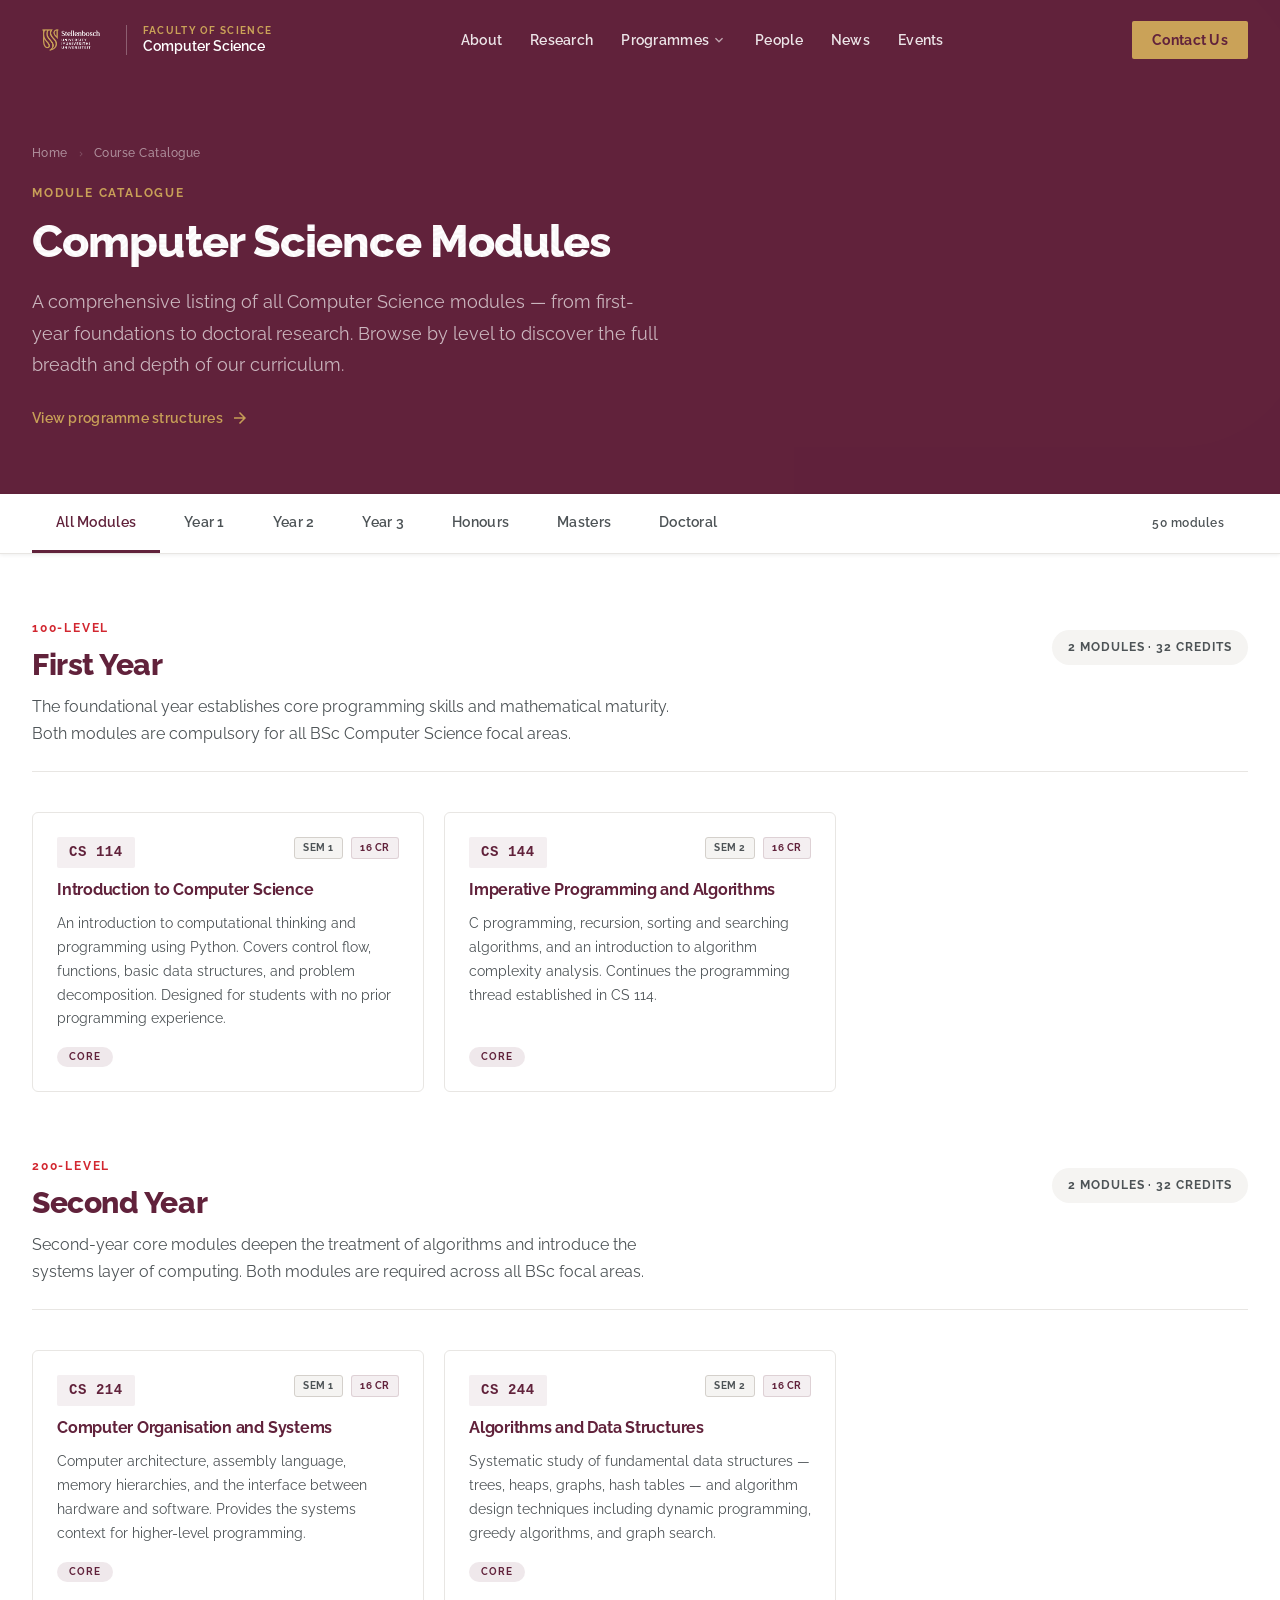
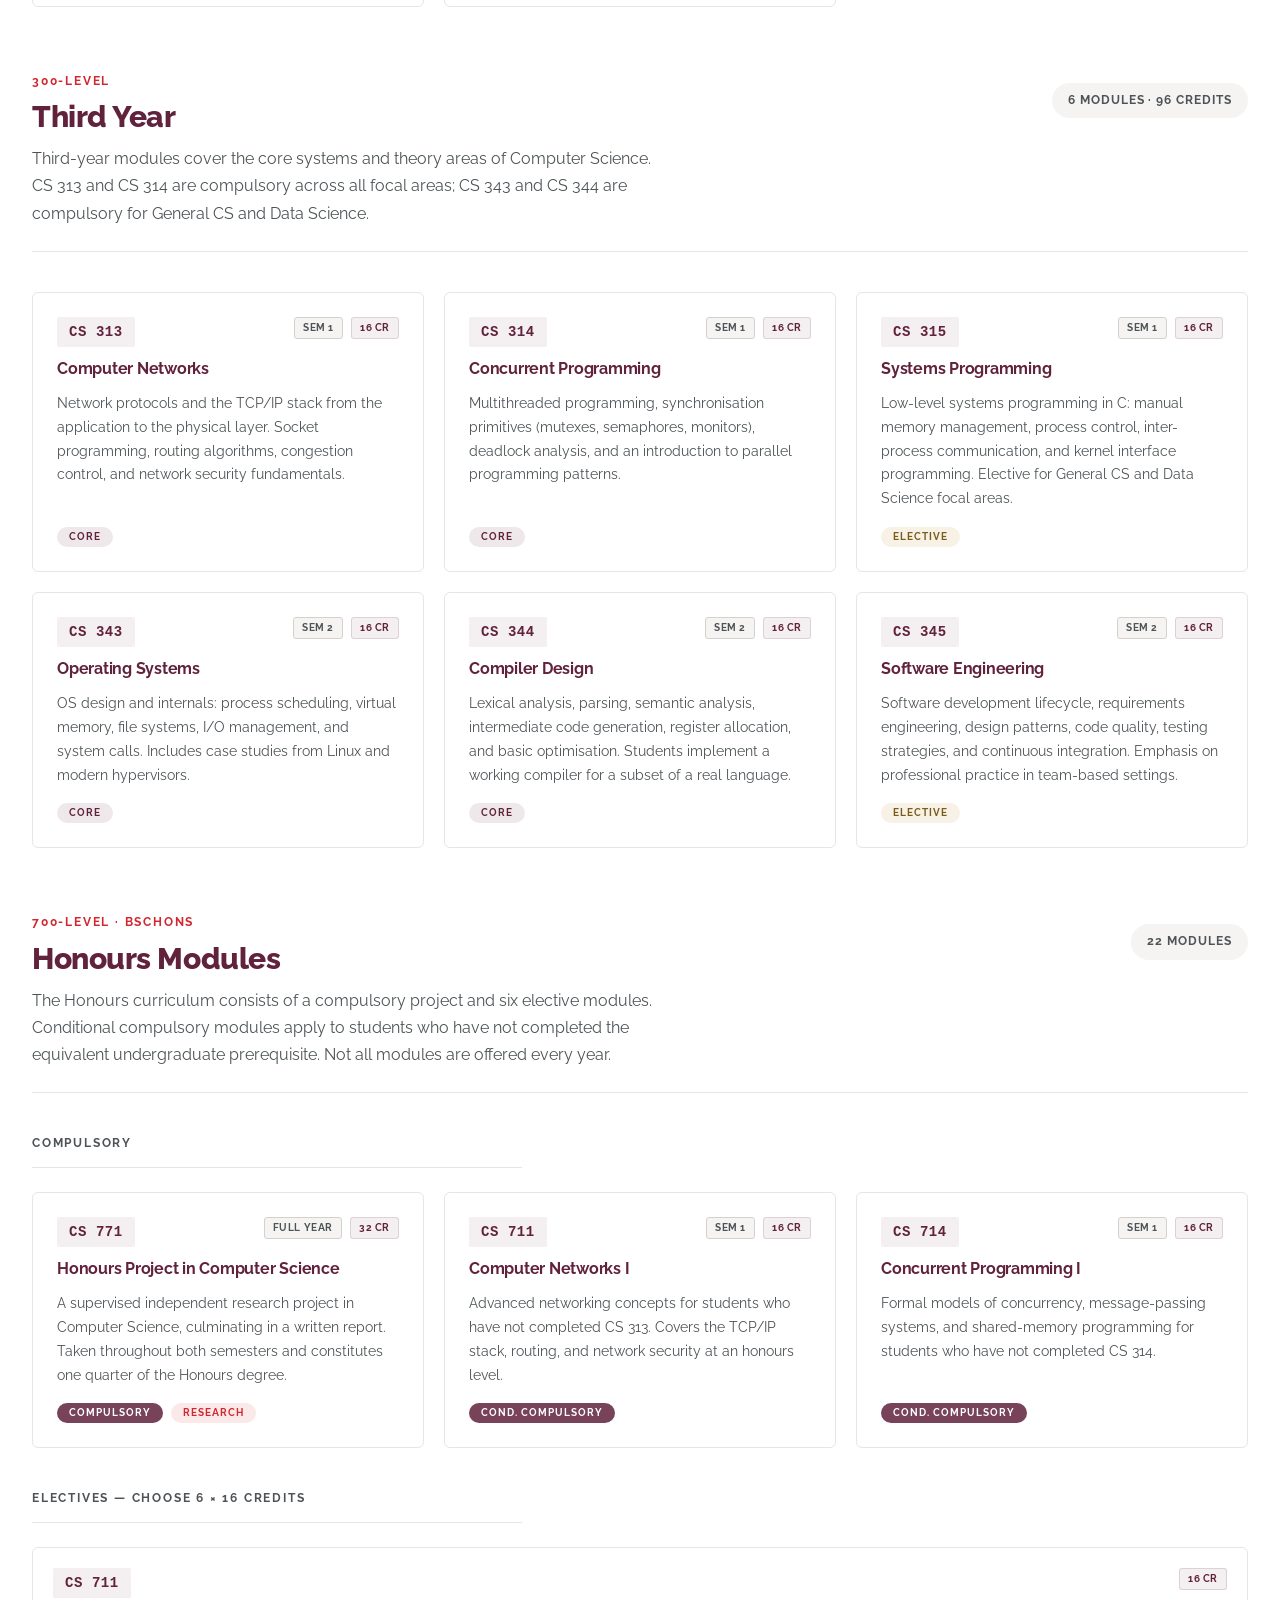
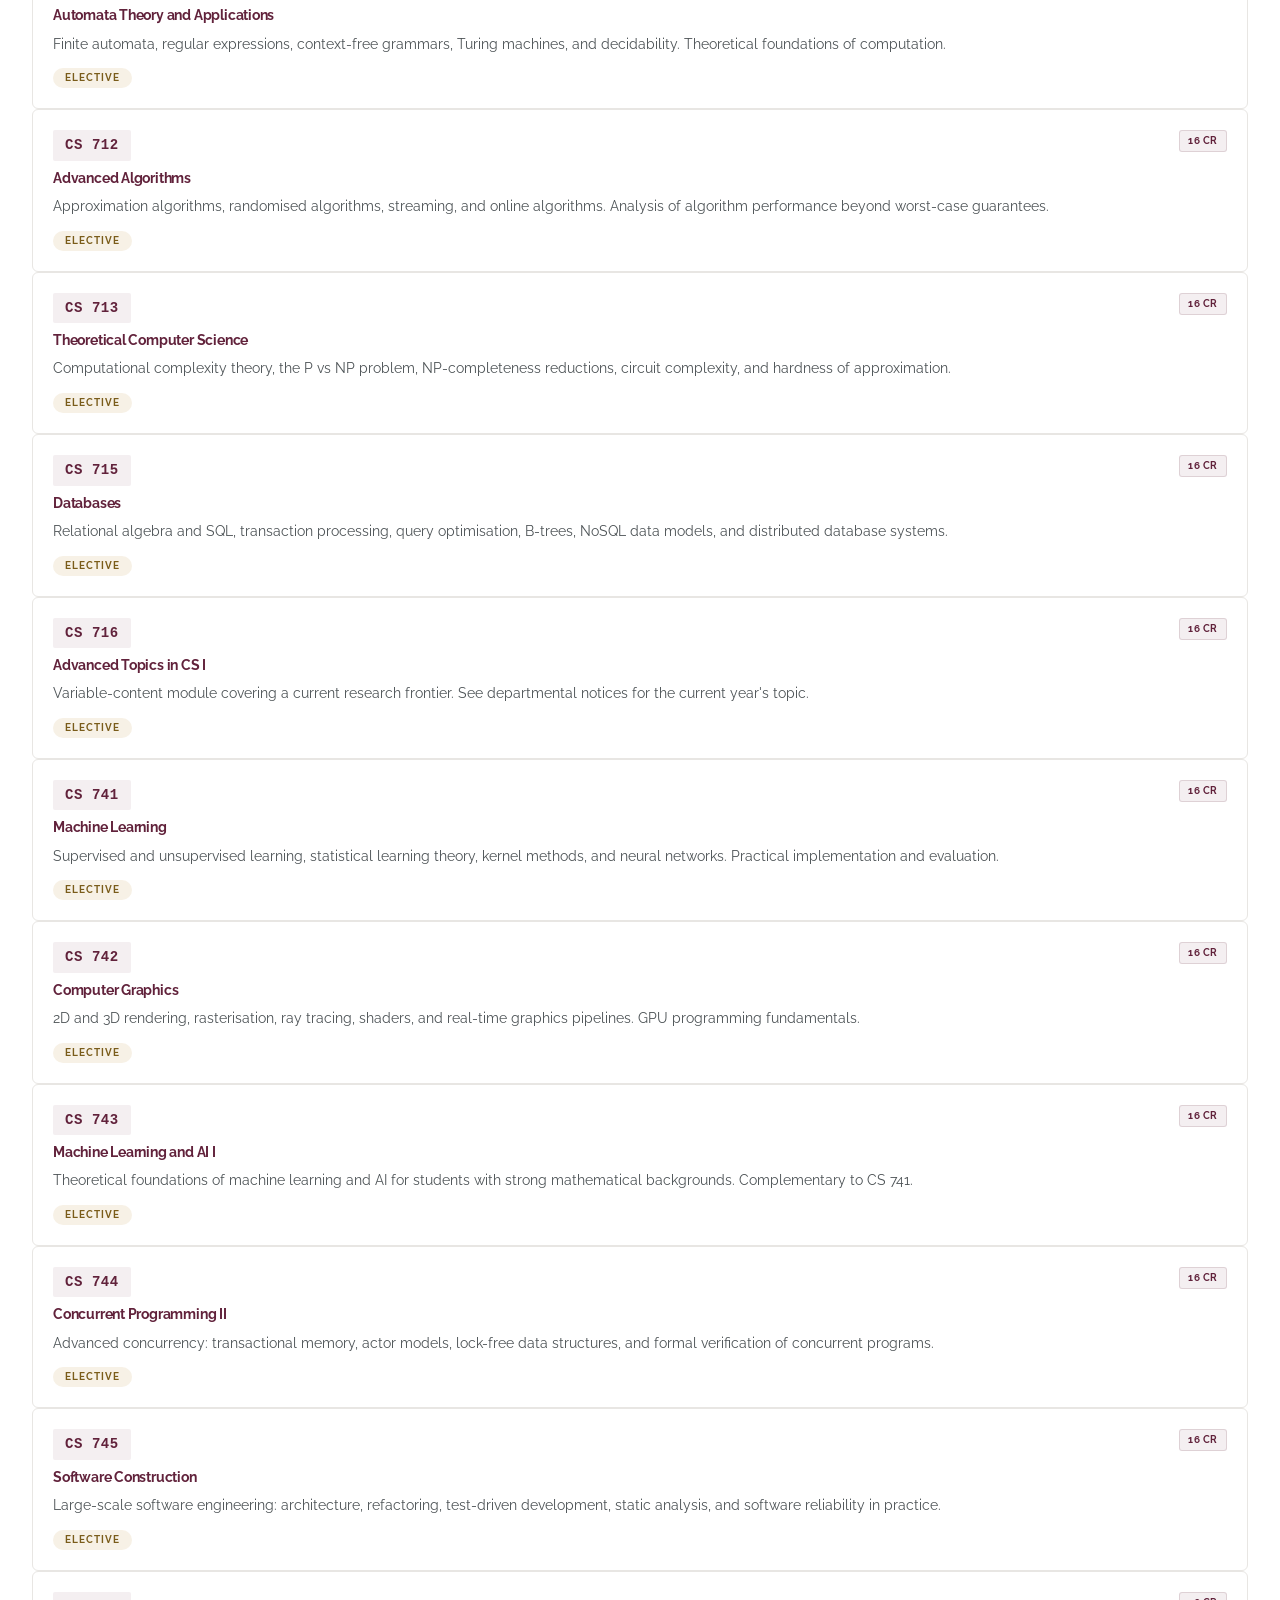
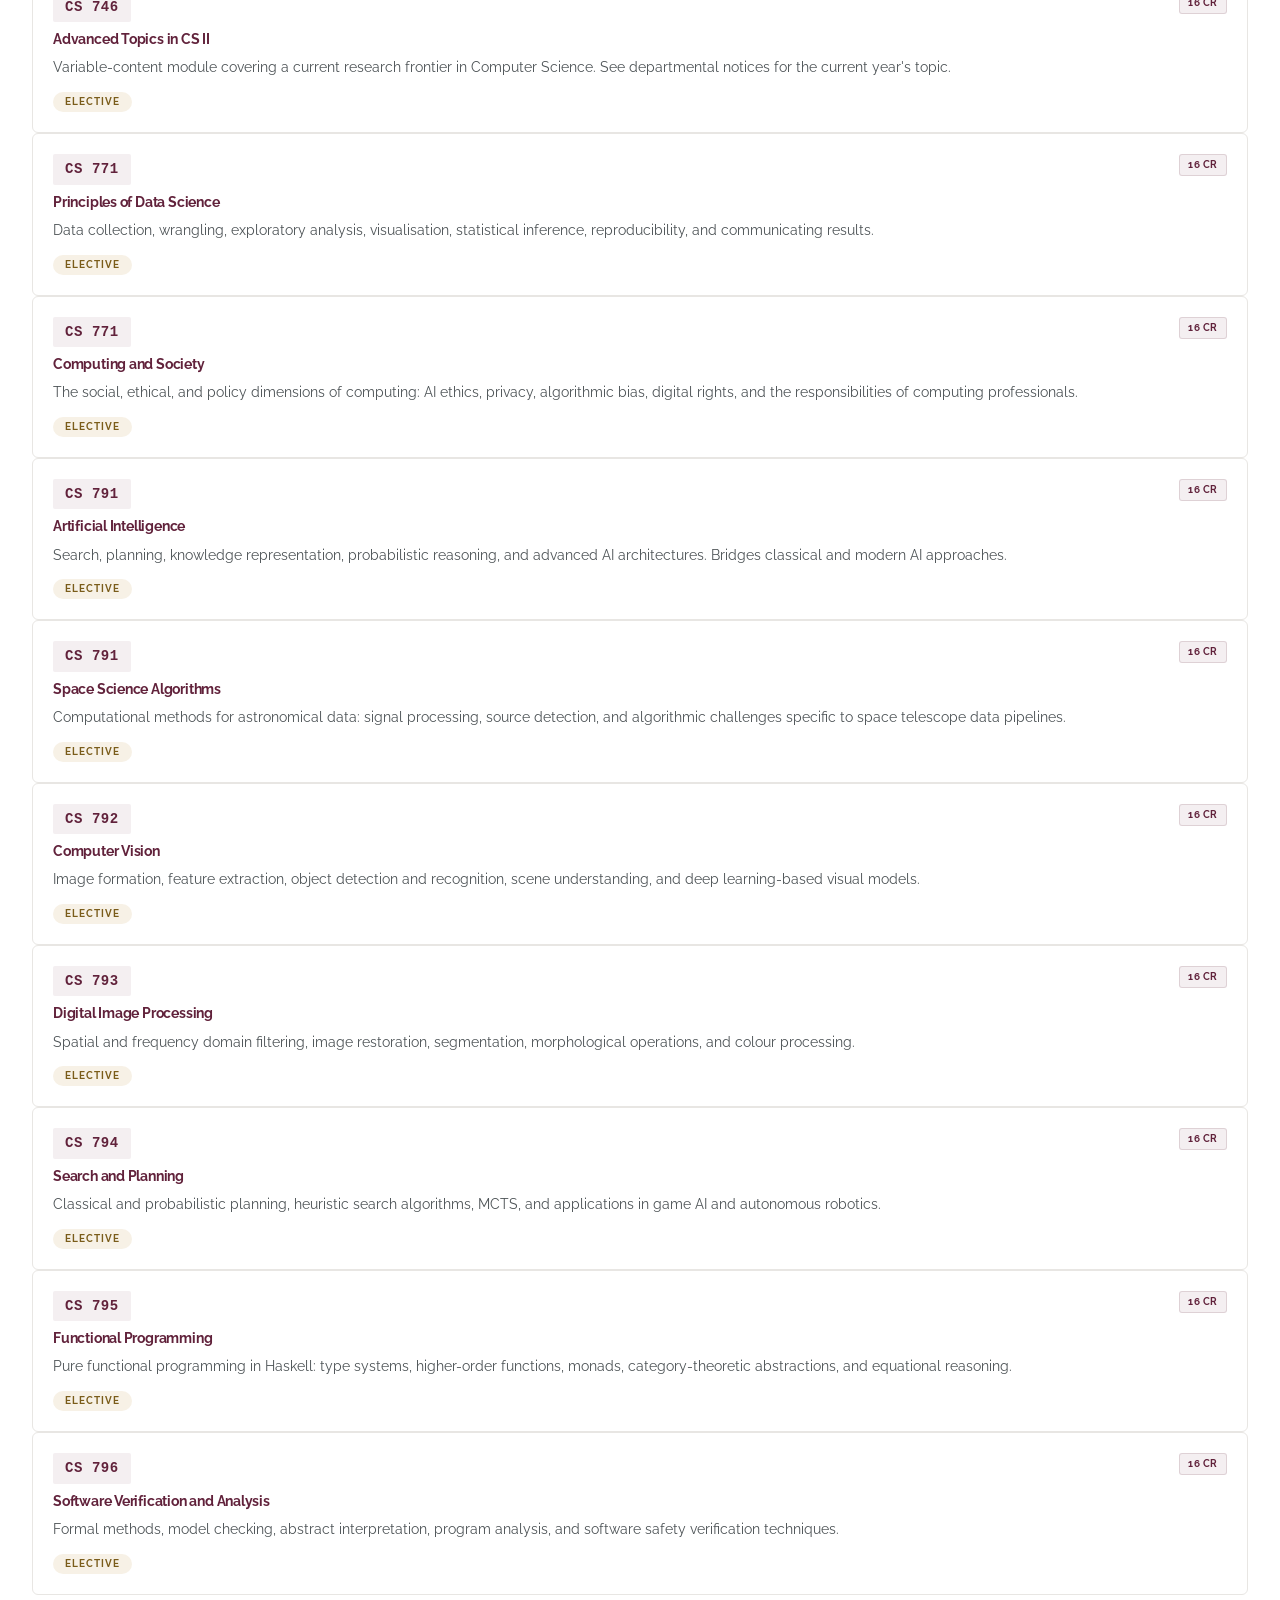
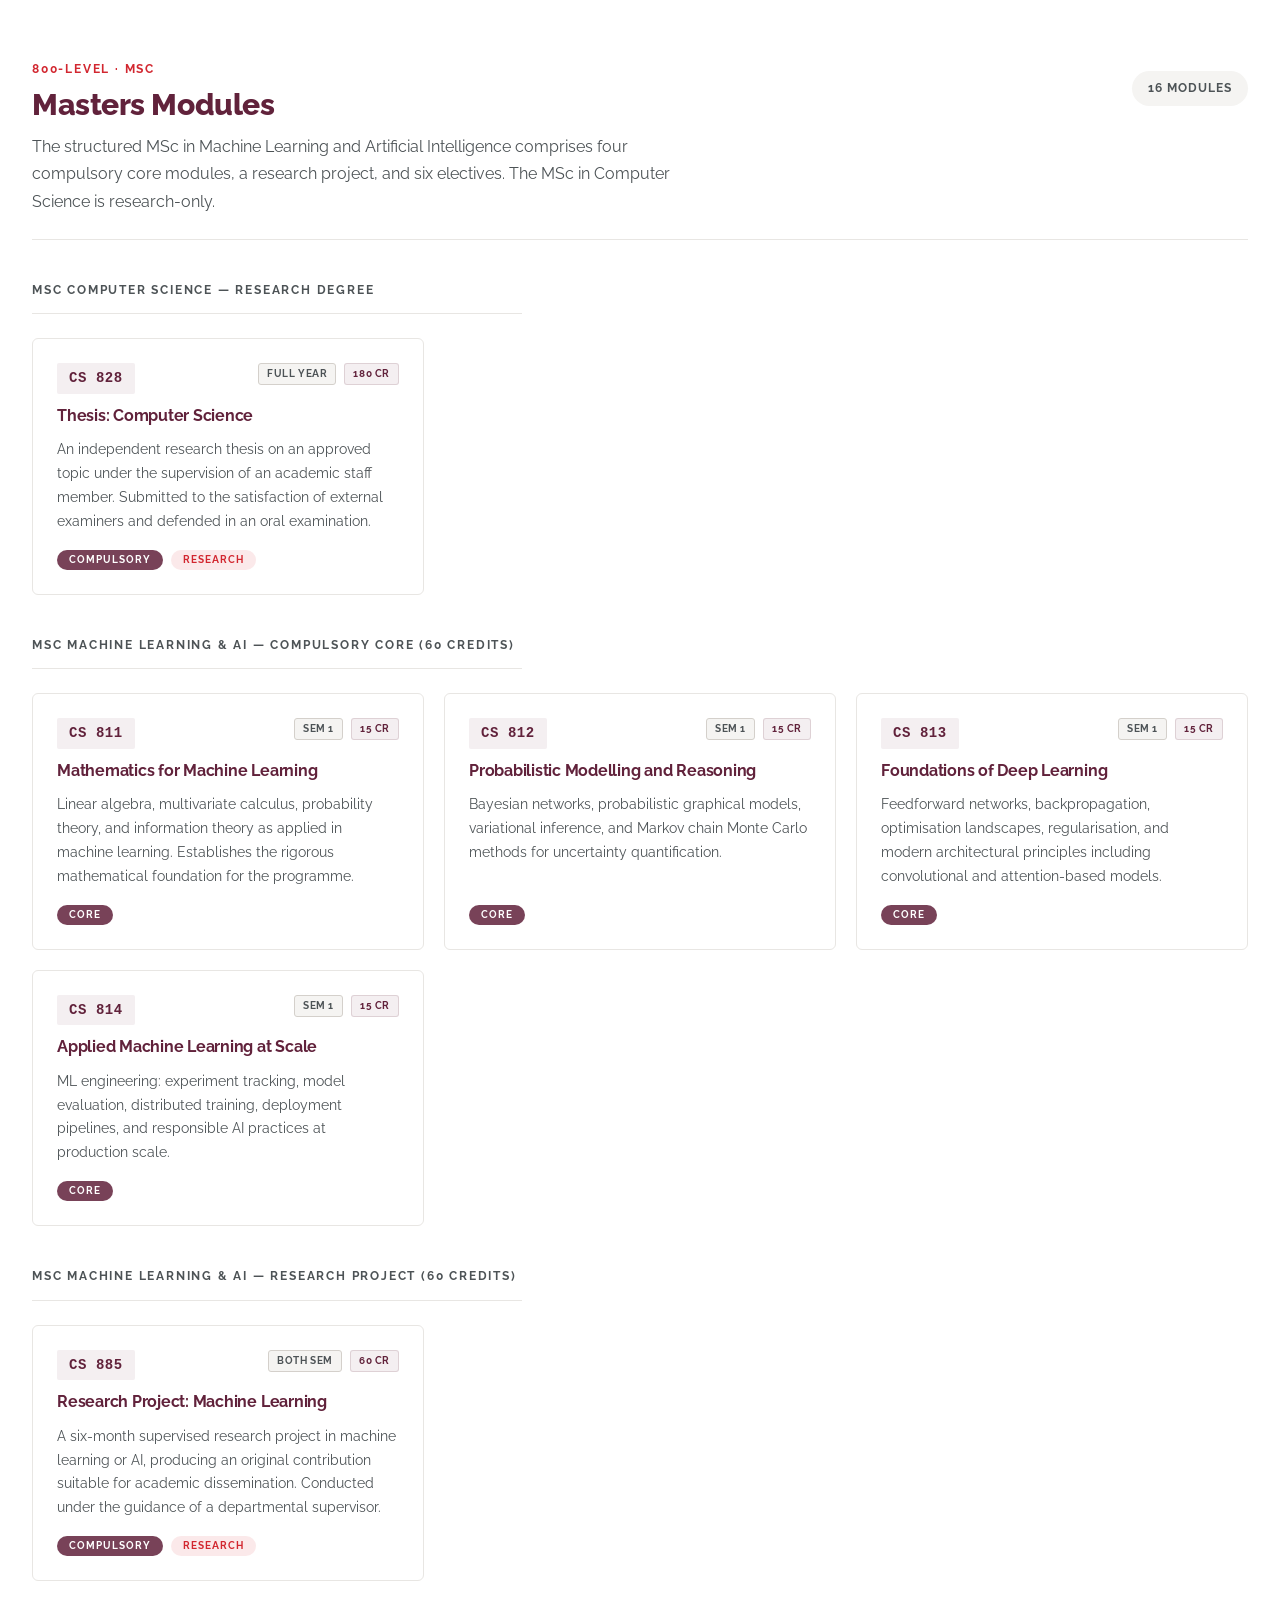
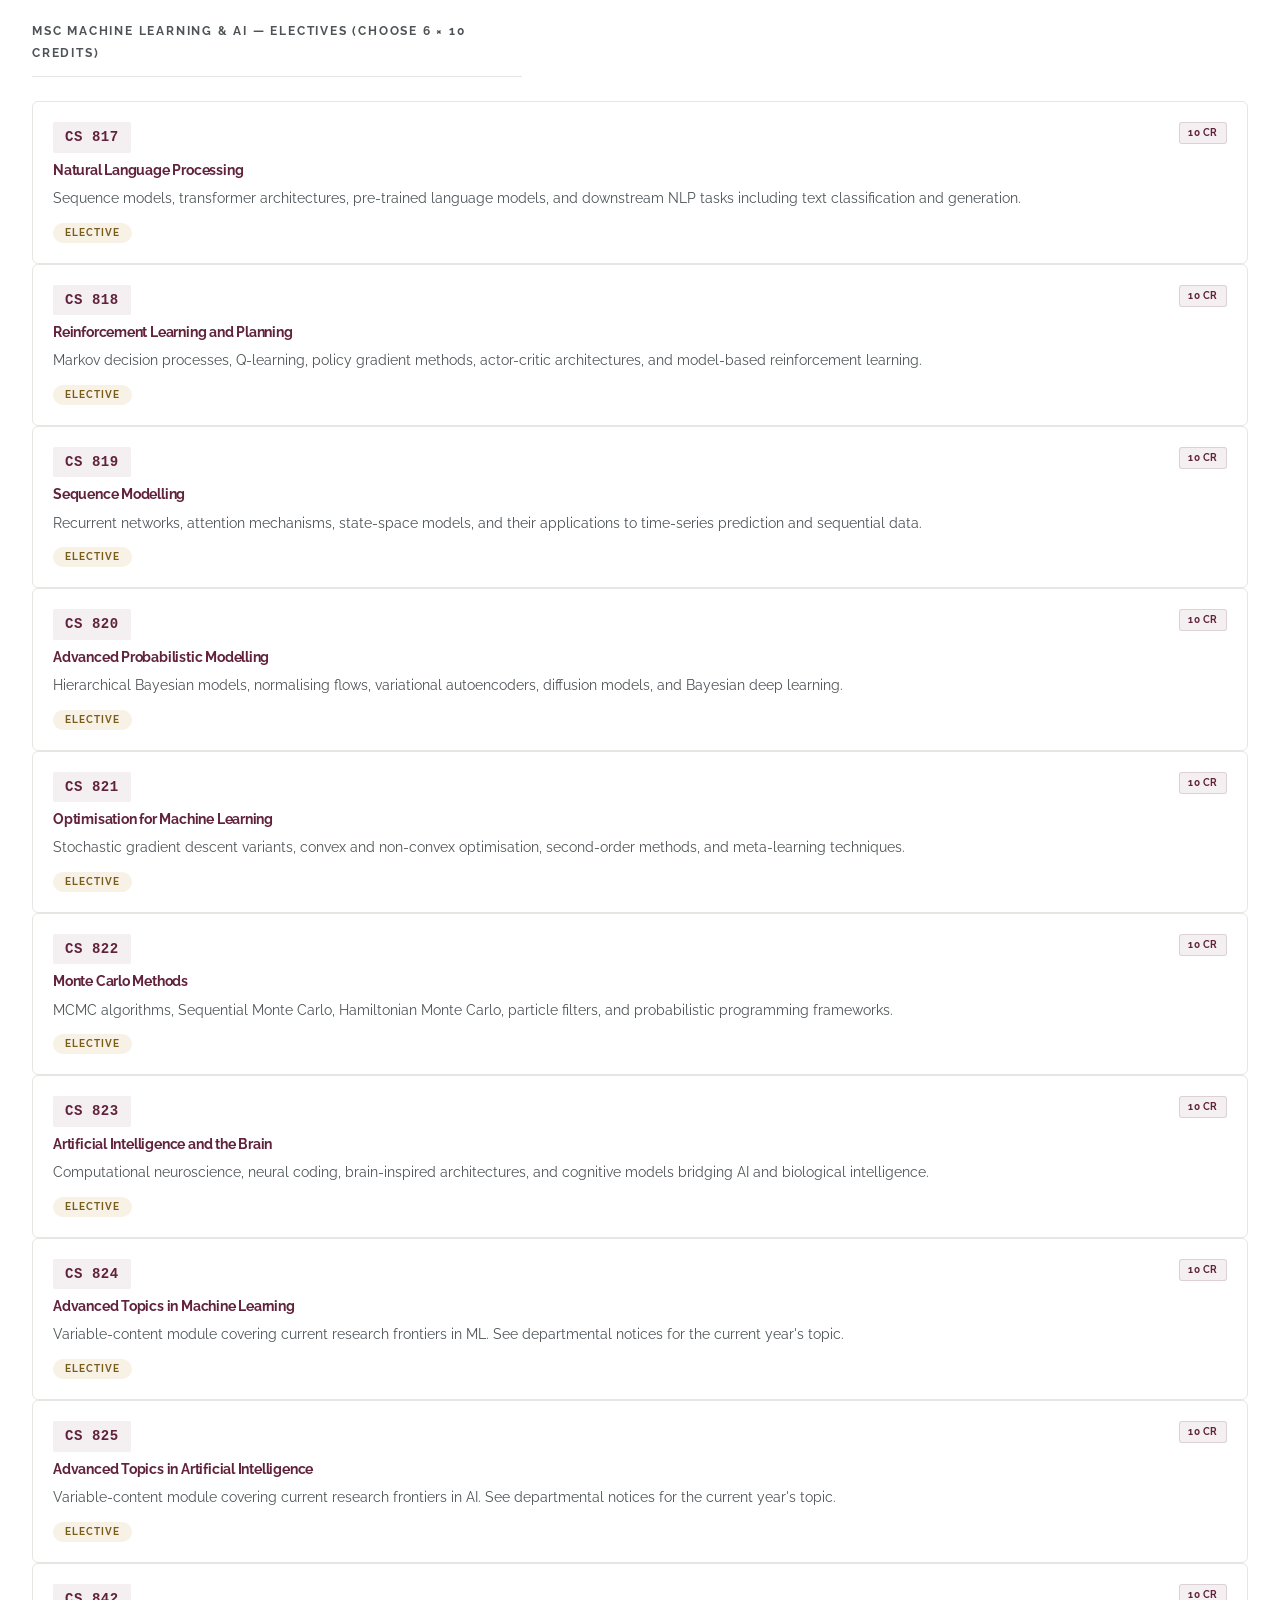
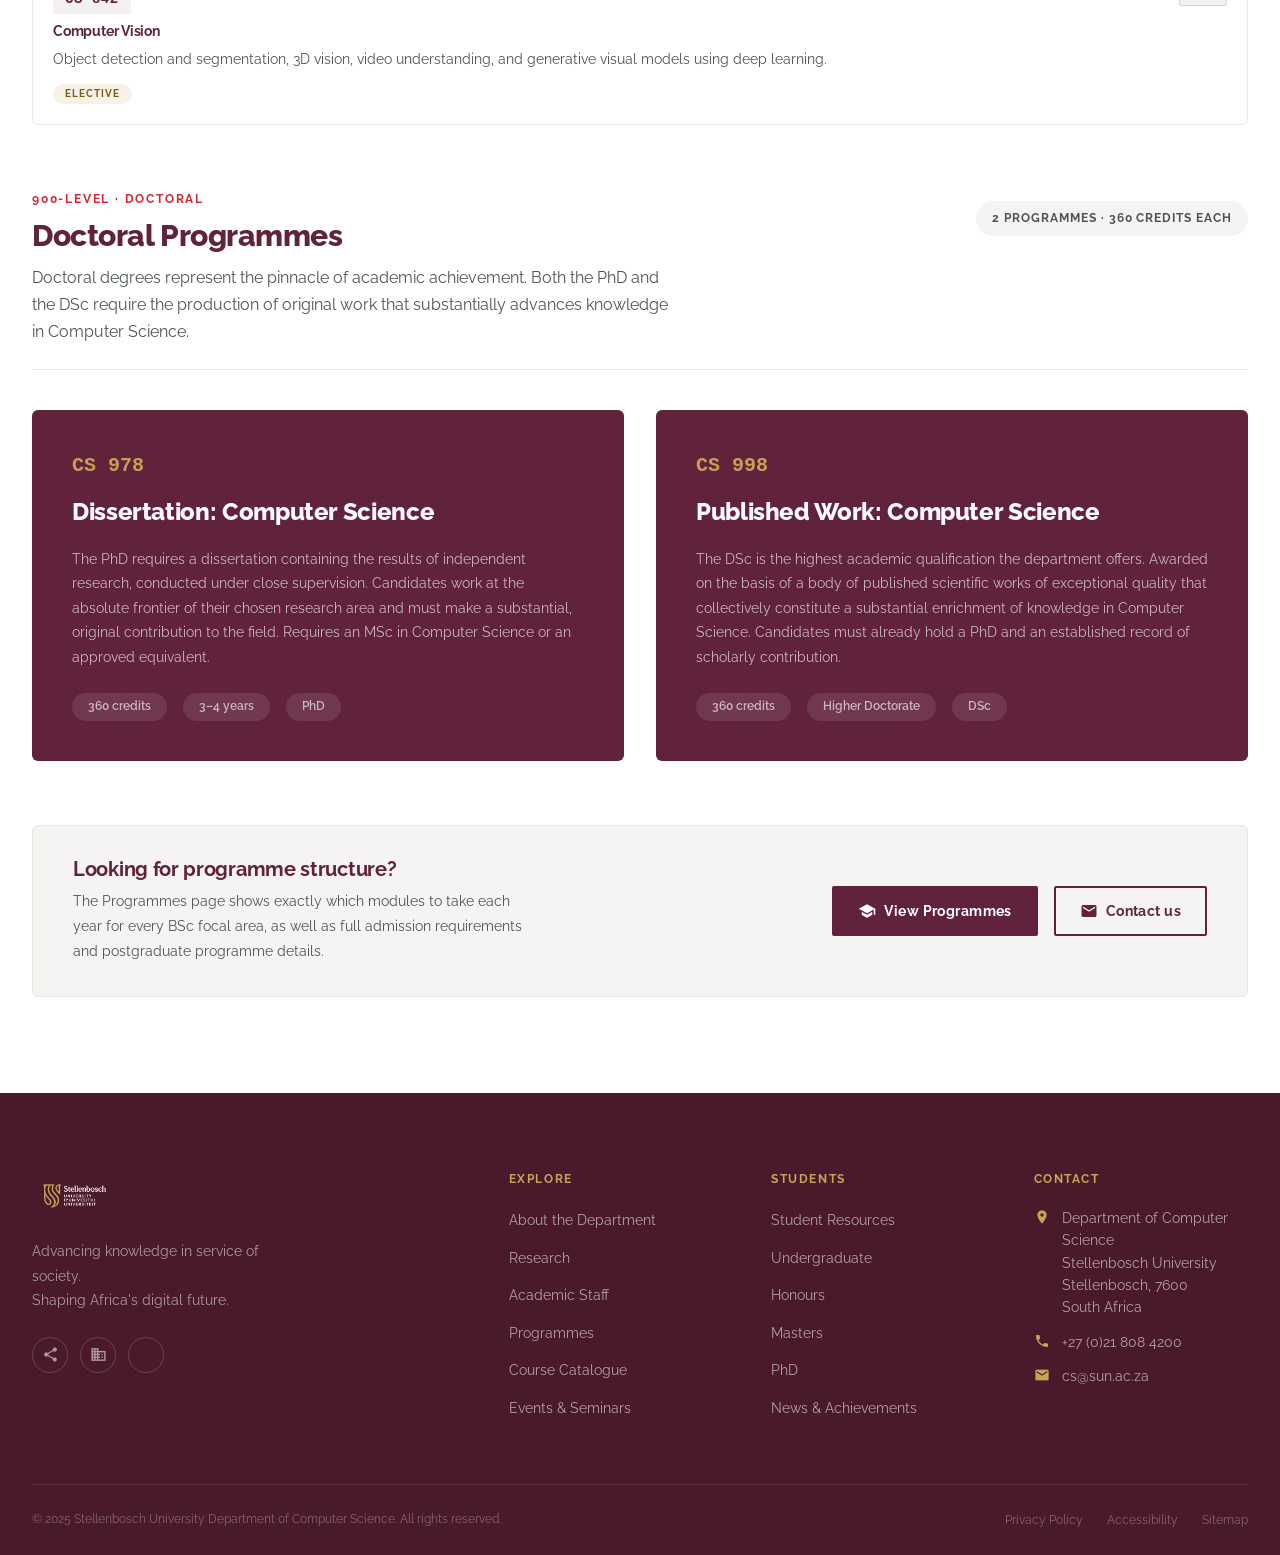
<file: courses.html>
<!DOCTYPE html>
<html lang="en">
<head>
  <meta charset="UTF-8">
  <meta name="viewport" content="width=device-width, initial-scale=1.0">
  <meta name="description" content="Browse all Computer Science modules offered at Stellenbosch University — undergraduate, honours, masters, and doctoral levels.">
  <title>Course Catalogue | Computer Science | Stellenbosch University</title>

  <link rel="icon" type="image/png" href="assets/SU_logo_and_slogan/SU_logo_and_slogan/SU_primary%20logo/RGB/Gold%20and%20maroon%20RGB/Png/SU_vertical_caa258.png">
  <link rel="preconnect" href="https://fonts.googleapis.com">
  <link rel="preconnect" href="https://fonts.gstatic.com" crossorigin>
  <link href="https://fonts.googleapis.com/css2?family=Raleway:ital,wght@0,300;0,400;0,500;0,600;0,700;0,800;1,400&display=swap" rel="stylesheet">
  <link rel="stylesheet" href="https://fonts.googleapis.com/icon?family=Material+Icons">

  <link rel="stylesheet" href="css/main.css">
  <link rel="stylesheet" href="css/components.css">
  <link rel="stylesheet" href="css/courses.css">
</head>
<body>

  <div id="nav-placeholder"></div>

  <main id="main-content">

    <!-- ====================================================
         PAGE HERO
         ==================================================== -->
    <section class="page-hero" aria-labelledby="page-title">
      <div class="page-hero__pattern" aria-hidden="true"></div>
      <img
        src="assets/S-graphic_unique_shape/RGB/SVG/S_Graphic_Grid_A4_RGB-02.svg"
        alt="" class="page-hero__s-graphic" aria-hidden="true"
      >
      <div class="container">
        <nav class="page-hero__breadcrumb" aria-label="Breadcrumb">
          <a href="index.html">Home</a>
          <span class="sep material-icons">chevron_right</span>
          <span>Course Catalogue</span>
        </nav>
        <p class="page-hero__label">Module Catalogue</p>
        <h1 class="page-hero__title" id="page-title">Computer Science Modules</h1>
        <p class="page-hero__subtitle">
          A comprehensive listing of all Computer Science modules — from first-year foundations to doctoral research. Browse by level to discover the full breadth and depth of our curriculum.
        </p>
        <a href="programmes.html" class="page-hero__link">
          View programme structures
          <span class="material-icons" aria-hidden="true">arrow_forward</span>
        </a>
      </div>
    </section>

    <!-- ====================================================
         FILTER BAR
         ==================================================== -->
    <div class="courses-filter" role="navigation" aria-label="Filter modules by level">
      <div class="container">
        <div class="courses-filter__inner">
          <button class="courses-filter__btn is-active" data-filter="all">All Modules</button>
          <button class="courses-filter__btn" data-filter="1">Year 1</button>
          <button class="courses-filter__btn" data-filter="2">Year 2</button>
          <button class="courses-filter__btn" data-filter="3">Year 3</button>
          <button class="courses-filter__btn" data-filter="honours">Honours</button>
          <button class="courses-filter__btn" data-filter="masters">Masters</button>
          <button class="courses-filter__btn" data-filter="doctoral">Doctoral</button>
          <span class="courses-filter__count" id="module-count" aria-live="polite">50 modules</span>
        </div>
      </div>
    </div>

    <!-- ====================================================
         CATALOGUE CONTENT
         ==================================================== -->
    <div class="course-catalogue">
      <div class="container">

        <!-- ================================================
             YEAR 1 — 100-LEVEL
             ================================================ -->
        <section class="course-level-section reveal" data-level="1" aria-labelledby="y1-heading">
          <div class="level-header">
            <div class="level-header__left">
              <p class="level-header__label">100-Level</p>
              <h2 class="level-header__title" id="y1-heading">First Year</h2>
              <p class="level-header__subtitle">
                The foundational year establishes core programming skills and mathematical maturity. Both modules are compulsory for all BSc Computer Science focal areas.
              </p>
            </div>
            <span class="level-header__count">2 modules · 32 credits</span>
          </div>

          <div class="module-cards-grid">

            <article class="module-card">
              <div class="module-card__header">
                <span class="module-card__code">CS 114</span>
                <div class="module-card__badges">
                  <span class="module-card__badge module-card__badge--sem">Sem 1</span>
                  <span class="module-card__badge module-card__badge--cr">16 cr</span>
                </div>
              </div>
              <h3 class="module-card__name">Introduction to Computer Science</h3>
              <p class="module-card__desc">
                An introduction to computational thinking and programming using Python. Covers control flow, functions, basic data structures, and problem decomposition. Designed for students with no prior programming experience.
              </p>
              <div class="module-card__footer">
                <span class="module-tag module-tag--core">Core</span>
              </div>
            </article>

            <article class="module-card">
              <div class="module-card__header">
                <span class="module-card__code">CS 144</span>
                <div class="module-card__badges">
                  <span class="module-card__badge module-card__badge--sem">Sem 2</span>
                  <span class="module-card__badge module-card__badge--cr">16 cr</span>
                </div>
              </div>
              <h3 class="module-card__name">Imperative Programming and Algorithms</h3>
              <p class="module-card__desc">
                C programming, recursion, sorting and searching algorithms, and an introduction to algorithm complexity analysis. Continues the programming thread established in CS 114.
              </p>
              <div class="module-card__footer">
                <span class="module-tag module-tag--core">Core</span>
              </div>
            </article>

          </div>
        </section>

        <!-- ================================================
             YEAR 2 — 200-LEVEL
             ================================================ -->
        <section class="course-level-section reveal" data-level="2" aria-labelledby="y2-heading">
          <div class="level-header">
            <div class="level-header__left">
              <p class="level-header__label">200-Level</p>
              <h2 class="level-header__title" id="y2-heading">Second Year</h2>
              <p class="level-header__subtitle">
                Second-year core modules deepen the treatment of algorithms and introduce the systems layer of computing. Both modules are required across all BSc focal areas.
              </p>
            </div>
            <span class="level-header__count">2 modules · 32 credits</span>
          </div>

          <div class="module-cards-grid">

            <article class="module-card">
              <div class="module-card__header">
                <span class="module-card__code">CS 214</span>
                <div class="module-card__badges">
                  <span class="module-card__badge module-card__badge--sem">Sem 1</span>
                  <span class="module-card__badge module-card__badge--cr">16 cr</span>
                </div>
              </div>
              <h3 class="module-card__name">Computer Organisation and Systems</h3>
              <p class="module-card__desc">
                Computer architecture, assembly language, memory hierarchies, and the interface between hardware and software. Provides the systems context for higher-level programming.
              </p>
              <div class="module-card__footer">
                <span class="module-tag module-tag--core">Core</span>
              </div>
            </article>

            <article class="module-card">
              <div class="module-card__header">
                <span class="module-card__code">CS 244</span>
                <div class="module-card__badges">
                  <span class="module-card__badge module-card__badge--sem">Sem 2</span>
                  <span class="module-card__badge module-card__badge--cr">16 cr</span>
                </div>
              </div>
              <h3 class="module-card__name">Algorithms and Data Structures</h3>
              <p class="module-card__desc">
                Systematic study of fundamental data structures — trees, heaps, graphs, hash tables — and algorithm design techniques including dynamic programming, greedy algorithms, and graph search.
              </p>
              <div class="module-card__footer">
                <span class="module-tag module-tag--core">Core</span>
              </div>
            </article>

          </div>
        </section>

        <!-- ================================================
             YEAR 3 — 300-LEVEL
             ================================================ -->
        <section class="course-level-section reveal" data-level="3" aria-labelledby="y3-heading">
          <div class="level-header">
            <div class="level-header__left">
              <p class="level-header__label">300-Level</p>
              <h2 class="level-header__title" id="y3-heading">Third Year</h2>
              <p class="level-header__subtitle">
                Third-year modules cover the core systems and theory areas of Computer Science. CS 313 and CS 314 are compulsory across all focal areas; CS 343 and CS 344 are compulsory for General CS and Data Science.
              </p>
            </div>
            <span class="level-header__count">6 modules · 96 credits</span>
          </div>

          <div class="module-cards-grid">

            <article class="module-card">
              <div class="module-card__header">
                <span class="module-card__code">CS 313</span>
                <div class="module-card__badges">
                  <span class="module-card__badge module-card__badge--sem">Sem 1</span>
                  <span class="module-card__badge module-card__badge--cr">16 cr</span>
                </div>
              </div>
              <h3 class="module-card__name">Computer Networks</h3>
              <p class="module-card__desc">
                Network protocols and the TCP/IP stack from the application to the physical layer. Socket programming, routing algorithms, congestion control, and network security fundamentals.
              </p>
              <div class="module-card__footer">
                <span class="module-tag module-tag--core">Core</span>
              </div>
            </article>

            <article class="module-card">
              <div class="module-card__header">
                <span class="module-card__code">CS 314</span>
                <div class="module-card__badges">
                  <span class="module-card__badge module-card__badge--sem">Sem 1</span>
                  <span class="module-card__badge module-card__badge--cr">16 cr</span>
                </div>
              </div>
              <h3 class="module-card__name">Concurrent Programming</h3>
              <p class="module-card__desc">
                Multithreaded programming, synchronisation primitives (mutexes, semaphores, monitors), deadlock analysis, and an introduction to parallel programming patterns.
              </p>
              <div class="module-card__footer">
                <span class="module-tag module-tag--core">Core</span>
              </div>
            </article>

            <article class="module-card">
              <div class="module-card__header">
                <span class="module-card__code">CS 315</span>
                <div class="module-card__badges">
                  <span class="module-card__badge module-card__badge--sem">Sem 1</span>
                  <span class="module-card__badge module-card__badge--cr">16 cr</span>
                </div>
              </div>
              <h3 class="module-card__name">Systems Programming</h3>
              <p class="module-card__desc">
                Low-level systems programming in C: manual memory management, process control, inter-process communication, and kernel interface programming. Elective for General CS and Data Science focal areas.
              </p>
              <div class="module-card__footer">
                <span class="module-tag module-tag--elective">Elective</span>
              </div>
            </article>

            <article class="module-card">
              <div class="module-card__header">
                <span class="module-card__code">CS 343</span>
                <div class="module-card__badges">
                  <span class="module-card__badge module-card__badge--sem">Sem 2</span>
                  <span class="module-card__badge module-card__badge--cr">16 cr</span>
                </div>
              </div>
              <h3 class="module-card__name">Operating Systems</h3>
              <p class="module-card__desc">
                OS design and internals: process scheduling, virtual memory, file systems, I/O management, and system calls. Includes case studies from Linux and modern hypervisors.
              </p>
              <div class="module-card__footer">
                <span class="module-tag module-tag--core">Core</span>
              </div>
            </article>

            <article class="module-card">
              <div class="module-card__header">
                <span class="module-card__code">CS 344</span>
                <div class="module-card__badges">
                  <span class="module-card__badge module-card__badge--sem">Sem 2</span>
                  <span class="module-card__badge module-card__badge--cr">16 cr</span>
                </div>
              </div>
              <h3 class="module-card__name">Compiler Design</h3>
              <p class="module-card__desc">
                Lexical analysis, parsing, semantic analysis, intermediate code generation, register allocation, and basic optimisation. Students implement a working compiler for a subset of a real language.
              </p>
              <div class="module-card__footer">
                <span class="module-tag module-tag--core">Core</span>
              </div>
            </article>

            <article class="module-card">
              <div class="module-card__header">
                <span class="module-card__code">CS 345</span>
                <div class="module-card__badges">
                  <span class="module-card__badge module-card__badge--sem">Sem 2</span>
                  <span class="module-card__badge module-card__badge--cr">16 cr</span>
                </div>
              </div>
              <h3 class="module-card__name">Software Engineering</h3>
              <p class="module-card__desc">
                Software development lifecycle, requirements engineering, design patterns, code quality, testing strategies, and continuous integration. Emphasis on professional practice in team-based settings.
              </p>
              <div class="module-card__footer">
                <span class="module-tag module-tag--elective">Elective</span>
              </div>
            </article>

          </div>
        </section>

        <!-- ================================================
             HONOURS — 700-LEVEL
             ================================================ -->
        <section class="course-level-section reveal" data-level="honours" aria-labelledby="hons-heading">
          <div class="level-header">
            <div class="level-header__left">
              <p class="level-header__label">700-Level · BScHons</p>
              <h2 class="level-header__title" id="hons-heading">Honours Modules</h2>
              <p class="level-header__subtitle">
                The Honours curriculum consists of a compulsory project and six elective modules. Conditional compulsory modules apply to students who have not completed the equivalent undergraduate prerequisite. Not all modules are offered every year.
              </p>
            </div>
            <span class="level-header__count">22 modules</span>
          </div>

          <!-- Compulsory -->
          <div class="level-subsection">
            <p class="level-subsection__title">Compulsory</p>
            <div class="module-cards-grid">

              <article class="module-card">
                <div class="module-card__header">
                  <span class="module-card__code">CS 771</span>
                  <div class="module-card__badges">
                    <span class="module-card__badge module-card__badge--sem">Full Year</span>
                    <span class="module-card__badge module-card__badge--cr">32 cr</span>
                  </div>
                </div>
                <h3 class="module-card__name">Honours Project in Computer Science</h3>
                <p class="module-card__desc">
                  A supervised independent research project in Computer Science, culminating in a written report. Taken throughout both semesters and constitutes one quarter of the Honours degree.
                </p>
                <div class="module-card__footer">
                  <span class="module-tag module-tag--compulsory">Compulsory</span>
                  <span class="module-tag module-tag--research">Research</span>
                </div>
              </article>

              <article class="module-card">
                <div class="module-card__header">
                  <span class="module-card__code">CS 711</span>
                  <div class="module-card__badges">
                    <span class="module-card__badge module-card__badge--sem">Sem 1</span>
                    <span class="module-card__badge module-card__badge--cr">16 cr</span>
                  </div>
                </div>
                <h3 class="module-card__name">Computer Networks I</h3>
                <p class="module-card__desc">
                  Advanced networking concepts for students who have not completed CS 313. Covers the TCP/IP stack, routing, and network security at an honours level.
                </p>
                <div class="module-card__footer">
                  <span class="module-tag module-tag--compulsory">Cond. Compulsory</span>
                </div>
              </article>

              <article class="module-card">
                <div class="module-card__header">
                  <span class="module-card__code">CS 714</span>
                  <div class="module-card__badges">
                    <span class="module-card__badge module-card__badge--sem">Sem 1</span>
                    <span class="module-card__badge module-card__badge--cr">16 cr</span>
                  </div>
                </div>
                <h3 class="module-card__name">Concurrent Programming I</h3>
                <p class="module-card__desc">
                  Formal models of concurrency, message-passing systems, and shared-memory programming for students who have not completed CS 314.
                </p>
                <div class="module-card__footer">
                  <span class="module-tag module-tag--compulsory">Cond. Compulsory</span>
                </div>
              </article>

            </div>
          </div>

          <!-- Electives -->
          <div class="level-subsection">
            <p class="level-subsection__title">Electives — choose 6 × 16 credits</p>
            <div class="module-cards-grid--4">

              <article class="module-card module-card--compact">
                <div class="module-card__header">
                  <span class="module-card__code">CS 711</span>
                  <span class="module-card__badge module-card__badge--cr">16 cr</span>
                </div>
                <h3 class="module-card__name">Automata Theory and Applications</h3>
                <p class="module-card__desc">Finite automata, regular expressions, context-free grammars, Turing machines, and decidability. Theoretical foundations of computation.</p>
                <div class="module-card__footer"><span class="module-tag module-tag--elective">Elective</span></div>
              </article>

              <article class="module-card module-card--compact">
                <div class="module-card__header">
                  <span class="module-card__code">CS 712</span>
                  <span class="module-card__badge module-card__badge--cr">16 cr</span>
                </div>
                <h3 class="module-card__name">Advanced Algorithms</h3>
                <p class="module-card__desc">Approximation algorithms, randomised algorithms, streaming, and online algorithms. Analysis of algorithm performance beyond worst-case guarantees.</p>
                <div class="module-card__footer"><span class="module-tag module-tag--elective">Elective</span></div>
              </article>

              <article class="module-card module-card--compact">
                <div class="module-card__header">
                  <span class="module-card__code">CS 713</span>
                  <span class="module-card__badge module-card__badge--cr">16 cr</span>
                </div>
                <h3 class="module-card__name">Theoretical Computer Science</h3>
                <p class="module-card__desc">Computational complexity theory, the P vs NP problem, NP-completeness reductions, circuit complexity, and hardness of approximation.</p>
                <div class="module-card__footer"><span class="module-tag module-tag--elective">Elective</span></div>
              </article>

              <article class="module-card module-card--compact">
                <div class="module-card__header">
                  <span class="module-card__code">CS 715</span>
                  <span class="module-card__badge module-card__badge--cr">16 cr</span>
                </div>
                <h3 class="module-card__name">Databases</h3>
                <p class="module-card__desc">Relational algebra and SQL, transaction processing, query optimisation, B-trees, NoSQL data models, and distributed database systems.</p>
                <div class="module-card__footer"><span class="module-tag module-tag--elective">Elective</span></div>
              </article>

              <article class="module-card module-card--compact">
                <div class="module-card__header">
                  <span class="module-card__code">CS 716</span>
                  <span class="module-card__badge module-card__badge--cr">16 cr</span>
                </div>
                <h3 class="module-card__name">Advanced Topics in CS I</h3>
                <p class="module-card__desc">Variable-content module covering a current research frontier. See departmental notices for the current year's topic.</p>
                <div class="module-card__footer"><span class="module-tag module-tag--elective">Elective</span></div>
              </article>

              <article class="module-card module-card--compact">
                <div class="module-card__header">
                  <span class="module-card__code">CS 741</span>
                  <span class="module-card__badge module-card__badge--cr">16 cr</span>
                </div>
                <h3 class="module-card__name">Machine Learning</h3>
                <p class="module-card__desc">Supervised and unsupervised learning, statistical learning theory, kernel methods, and neural networks. Practical implementation and evaluation.</p>
                <div class="module-card__footer"><span class="module-tag module-tag--elective">Elective</span></div>
              </article>

              <article class="module-card module-card--compact">
                <div class="module-card__header">
                  <span class="module-card__code">CS 742</span>
                  <span class="module-card__badge module-card__badge--cr">16 cr</span>
                </div>
                <h3 class="module-card__name">Computer Graphics</h3>
                <p class="module-card__desc">2D and 3D rendering, rasterisation, ray tracing, shaders, and real-time graphics pipelines. GPU programming fundamentals.</p>
                <div class="module-card__footer"><span class="module-tag module-tag--elective">Elective</span></div>
              </article>

              <article class="module-card module-card--compact">
                <div class="module-card__header">
                  <span class="module-card__code">CS 743</span>
                  <span class="module-card__badge module-card__badge--cr">16 cr</span>
                </div>
                <h3 class="module-card__name">Machine Learning and AI I</h3>
                <p class="module-card__desc">Theoretical foundations of machine learning and AI for students with strong mathematical backgrounds. Complementary to CS 741.</p>
                <div class="module-card__footer"><span class="module-tag module-tag--elective">Elective</span></div>
              </article>

              <article class="module-card module-card--compact">
                <div class="module-card__header">
                  <span class="module-card__code">CS 744</span>
                  <span class="module-card__badge module-card__badge--cr">16 cr</span>
                </div>
                <h3 class="module-card__name">Concurrent Programming II</h3>
                <p class="module-card__desc">Advanced concurrency: transactional memory, actor models, lock-free data structures, and formal verification of concurrent programs.</p>
                <div class="module-card__footer"><span class="module-tag module-tag--elective">Elective</span></div>
              </article>

              <article class="module-card module-card--compact">
                <div class="module-card__header">
                  <span class="module-card__code">CS 745</span>
                  <span class="module-card__badge module-card__badge--cr">16 cr</span>
                </div>
                <h3 class="module-card__name">Software Construction</h3>
                <p class="module-card__desc">Large-scale software engineering: architecture, refactoring, test-driven development, static analysis, and software reliability in practice.</p>
                <div class="module-card__footer"><span class="module-tag module-tag--elective">Elective</span></div>
              </article>

              <article class="module-card module-card--compact">
                <div class="module-card__header">
                  <span class="module-card__code">CS 746</span>
                  <span class="module-card__badge module-card__badge--cr">16 cr</span>
                </div>
                <h3 class="module-card__name">Advanced Topics in CS II</h3>
                <p class="module-card__desc">Variable-content module covering a current research frontier in Computer Science. See departmental notices for the current year's topic.</p>
                <div class="module-card__footer"><span class="module-tag module-tag--elective">Elective</span></div>
              </article>

              <article class="module-card module-card--compact">
                <div class="module-card__header">
                  <span class="module-card__code">CS 771</span>
                  <span class="module-card__badge module-card__badge--cr">16 cr</span>
                </div>
                <h3 class="module-card__name">Principles of Data Science</h3>
                <p class="module-card__desc">Data collection, wrangling, exploratory analysis, visualisation, statistical inference, reproducibility, and communicating results.</p>
                <div class="module-card__footer"><span class="module-tag module-tag--elective">Elective</span></div>
              </article>

              <article class="module-card module-card--compact">
                <div class="module-card__header">
                  <span class="module-card__code">CS 771</span>
                  <span class="module-card__badge module-card__badge--cr">16 cr</span>
                </div>
                <h3 class="module-card__name">Computing and Society</h3>
                <p class="module-card__desc">The social, ethical, and policy dimensions of computing: AI ethics, privacy, algorithmic bias, digital rights, and the responsibilities of computing professionals.</p>
                <div class="module-card__footer"><span class="module-tag module-tag--elective">Elective</span></div>
              </article>

              <article class="module-card module-card--compact">
                <div class="module-card__header">
                  <span class="module-card__code">CS 791</span>
                  <span class="module-card__badge module-card__badge--cr">16 cr</span>
                </div>
                <h3 class="module-card__name">Artificial Intelligence</h3>
                <p class="module-card__desc">Search, planning, knowledge representation, probabilistic reasoning, and advanced AI architectures. Bridges classical and modern AI approaches.</p>
                <div class="module-card__footer"><span class="module-tag module-tag--elective">Elective</span></div>
              </article>

              <article class="module-card module-card--compact">
                <div class="module-card__header">
                  <span class="module-card__code">CS 791</span>
                  <span class="module-card__badge module-card__badge--cr">16 cr</span>
                </div>
                <h3 class="module-card__name">Space Science Algorithms</h3>
                <p class="module-card__desc">Computational methods for astronomical data: signal processing, source detection, and algorithmic challenges specific to space telescope data pipelines.</p>
                <div class="module-card__footer"><span class="module-tag module-tag--elective">Elective</span></div>
              </article>

              <article class="module-card module-card--compact">
                <div class="module-card__header">
                  <span class="module-card__code">CS 792</span>
                  <span class="module-card__badge module-card__badge--cr">16 cr</span>
                </div>
                <h3 class="module-card__name">Computer Vision</h3>
                <p class="module-card__desc">Image formation, feature extraction, object detection and recognition, scene understanding, and deep learning-based visual models.</p>
                <div class="module-card__footer"><span class="module-tag module-tag--elective">Elective</span></div>
              </article>

              <article class="module-card module-card--compact">
                <div class="module-card__header">
                  <span class="module-card__code">CS 793</span>
                  <span class="module-card__badge module-card__badge--cr">16 cr</span>
                </div>
                <h3 class="module-card__name">Digital Image Processing</h3>
                <p class="module-card__desc">Spatial and frequency domain filtering, image restoration, segmentation, morphological operations, and colour processing.</p>
                <div class="module-card__footer"><span class="module-tag module-tag--elective">Elective</span></div>
              </article>

              <article class="module-card module-card--compact">
                <div class="module-card__header">
                  <span class="module-card__code">CS 794</span>
                  <span class="module-card__badge module-card__badge--cr">16 cr</span>
                </div>
                <h3 class="module-card__name">Search and Planning</h3>
                <p class="module-card__desc">Classical and probabilistic planning, heuristic search algorithms, MCTS, and applications in game AI and autonomous robotics.</p>
                <div class="module-card__footer"><span class="module-tag module-tag--elective">Elective</span></div>
              </article>

              <article class="module-card module-card--compact">
                <div class="module-card__header">
                  <span class="module-card__code">CS 795</span>
                  <span class="module-card__badge module-card__badge--cr">16 cr</span>
                </div>
                <h3 class="module-card__name">Functional Programming</h3>
                <p class="module-card__desc">Pure functional programming in Haskell: type systems, higher-order functions, monads, category-theoretic abstractions, and equational reasoning.</p>
                <div class="module-card__footer"><span class="module-tag module-tag--elective">Elective</span></div>
              </article>

              <article class="module-card module-card--compact">
                <div class="module-card__header">
                  <span class="module-card__code">CS 796</span>
                  <span class="module-card__badge module-card__badge--cr">16 cr</span>
                </div>
                <h3 class="module-card__name">Software Verification and Analysis</h3>
                <p class="module-card__desc">Formal methods, model checking, abstract interpretation, program analysis, and software safety verification techniques.</p>
                <div class="module-card__footer"><span class="module-tag module-tag--elective">Elective</span></div>
              </article>

            </div>
          </div>
        </section>

        <!-- ================================================
             MASTERS — 800-LEVEL
             ================================================ -->
        <section class="course-level-section reveal" data-level="masters" aria-labelledby="msc-heading">
          <div class="level-header">
            <div class="level-header__left">
              <p class="level-header__label">800-Level · MSc</p>
              <h2 class="level-header__title" id="msc-heading">Masters Modules</h2>
              <p class="level-header__subtitle">
                The structured MSc in Machine Learning and Artificial Intelligence comprises four compulsory core modules, a research project, and six electives. The MSc in Computer Science is research-only.
              </p>
            </div>
            <span class="level-header__count">16 modules</span>
          </div>

          <!-- MSc CS Research Thesis -->
          <div class="level-subsection">
            <p class="level-subsection__title">MSc Computer Science — Research Degree</p>
            <div class="module-cards-grid">

              <article class="module-card">
                <div class="module-card__header">
                  <span class="module-card__code">CS 828</span>
                  <div class="module-card__badges">
                    <span class="module-card__badge module-card__badge--sem">Full Year</span>
                    <span class="module-card__badge module-card__badge--cr">180 cr</span>
                  </div>
                </div>
                <h3 class="module-card__name">Thesis: Computer Science</h3>
                <p class="module-card__desc">
                  An independent research thesis on an approved topic under the supervision of an academic staff member. Submitted to the satisfaction of external examiners and defended in an oral examination.
                </p>
                <div class="module-card__footer">
                  <span class="module-tag module-tag--compulsory">Compulsory</span>
                  <span class="module-tag module-tag--research">Research</span>
                </div>
              </article>

            </div>
          </div>

          <!-- MSc ML&AI Core -->
          <div class="level-subsection">
            <p class="level-subsection__title">MSc Machine Learning &amp; AI — Compulsory Core (60 credits)</p>
            <div class="module-cards-grid">

              <article class="module-card">
                <div class="module-card__header">
                  <span class="module-card__code">CS 811</span>
                  <div class="module-card__badges">
                    <span class="module-card__badge module-card__badge--sem">Sem 1</span>
                    <span class="module-card__badge module-card__badge--cr">15 cr</span>
                  </div>
                </div>
                <h3 class="module-card__name">Mathematics for Machine Learning</h3>
                <p class="module-card__desc">
                  Linear algebra, multivariate calculus, probability theory, and information theory as applied in machine learning. Establishes the rigorous mathematical foundation for the programme.
                </p>
                <div class="module-card__footer">
                  <span class="module-tag module-tag--compulsory">Core</span>
                </div>
              </article>

              <article class="module-card">
                <div class="module-card__header">
                  <span class="module-card__code">CS 812</span>
                  <div class="module-card__badges">
                    <span class="module-card__badge module-card__badge--sem">Sem 1</span>
                    <span class="module-card__badge module-card__badge--cr">15 cr</span>
                  </div>
                </div>
                <h3 class="module-card__name">Probabilistic Modelling and Reasoning</h3>
                <p class="module-card__desc">
                  Bayesian networks, probabilistic graphical models, variational inference, and Markov chain Monte Carlo methods for uncertainty quantification.
                </p>
                <div class="module-card__footer">
                  <span class="module-tag module-tag--compulsory">Core</span>
                </div>
              </article>

              <article class="module-card">
                <div class="module-card__header">
                  <span class="module-card__code">CS 813</span>
                  <div class="module-card__badges">
                    <span class="module-card__badge module-card__badge--sem">Sem 1</span>
                    <span class="module-card__badge module-card__badge--cr">15 cr</span>
                  </div>
                </div>
                <h3 class="module-card__name">Foundations of Deep Learning</h3>
                <p class="module-card__desc">
                  Feedforward networks, backpropagation, optimisation landscapes, regularisation, and modern architectural principles including convolutional and attention-based models.
                </p>
                <div class="module-card__footer">
                  <span class="module-tag module-tag--compulsory">Core</span>
                </div>
              </article>

              <article class="module-card">
                <div class="module-card__header">
                  <span class="module-card__code">CS 814</span>
                  <div class="module-card__badges">
                    <span class="module-card__badge module-card__badge--sem">Sem 1</span>
                    <span class="module-card__badge module-card__badge--cr">15 cr</span>
                  </div>
                </div>
                <h3 class="module-card__name">Applied Machine Learning at Scale</h3>
                <p class="module-card__desc">
                  ML engineering: experiment tracking, model evaluation, distributed training, deployment pipelines, and responsible AI practices at production scale.
                </p>
                <div class="module-card__footer">
                  <span class="module-tag module-tag--compulsory">Core</span>
                </div>
              </article>

            </div>
          </div>

          <!-- MSc ML&AI Research Project -->
          <div class="level-subsection">
            <p class="level-subsection__title">MSc Machine Learning &amp; AI — Research Project (60 credits)</p>
            <div class="module-cards-grid">

              <article class="module-card">
                <div class="module-card__header">
                  <span class="module-card__code">CS 885</span>
                  <div class="module-card__badges">
                    <span class="module-card__badge module-card__badge--sem">Both Sem</span>
                    <span class="module-card__badge module-card__badge--cr">60 cr</span>
                  </div>
                </div>
                <h3 class="module-card__name">Research Project: Machine Learning</h3>
                <p class="module-card__desc">
                  A six-month supervised research project in machine learning or AI, producing an original contribution suitable for academic dissemination. Conducted under the guidance of a departmental supervisor.
                </p>
                <div class="module-card__footer">
                  <span class="module-tag module-tag--compulsory">Compulsory</span>
                  <span class="module-tag module-tag--research">Research</span>
                </div>
              </article>

            </div>
          </div>

          <!-- MSc ML&AI Electives -->
          <div class="level-subsection">
            <p class="level-subsection__title">MSc Machine Learning &amp; AI — Electives (choose 6 × 10 credits)</p>
            <div class="module-cards-grid--4">

              <article class="module-card module-card--compact">
                <div class="module-card__header">
                  <span class="module-card__code">CS 817</span>
                  <span class="module-card__badge module-card__badge--cr">10 cr</span>
                </div>
                <h3 class="module-card__name">Natural Language Processing</h3>
                <p class="module-card__desc">Sequence models, transformer architectures, pre-trained language models, and downstream NLP tasks including text classification and generation.</p>
                <div class="module-card__footer"><span class="module-tag module-tag--elective">Elective</span></div>
              </article>

              <article class="module-card module-card--compact">
                <div class="module-card__header">
                  <span class="module-card__code">CS 818</span>
                  <span class="module-card__badge module-card__badge--cr">10 cr</span>
                </div>
                <h3 class="module-card__name">Reinforcement Learning and Planning</h3>
                <p class="module-card__desc">Markov decision processes, Q-learning, policy gradient methods, actor-critic architectures, and model-based reinforcement learning.</p>
                <div class="module-card__footer"><span class="module-tag module-tag--elective">Elective</span></div>
              </article>

              <article class="module-card module-card--compact">
                <div class="module-card__header">
                  <span class="module-card__code">CS 819</span>
                  <span class="module-card__badge module-card__badge--cr">10 cr</span>
                </div>
                <h3 class="module-card__name">Sequence Modelling</h3>
                <p class="module-card__desc">Recurrent networks, attention mechanisms, state-space models, and their applications to time-series prediction and sequential data.</p>
                <div class="module-card__footer"><span class="module-tag module-tag--elective">Elective</span></div>
              </article>

              <article class="module-card module-card--compact">
                <div class="module-card__header">
                  <span class="module-card__code">CS 820</span>
                  <span class="module-card__badge module-card__badge--cr">10 cr</span>
                </div>
                <h3 class="module-card__name">Advanced Probabilistic Modelling</h3>
                <p class="module-card__desc">Hierarchical Bayesian models, normalising flows, variational autoencoders, diffusion models, and Bayesian deep learning.</p>
                <div class="module-card__footer"><span class="module-tag module-tag--elective">Elective</span></div>
              </article>

              <article class="module-card module-card--compact">
                <div class="module-card__header">
                  <span class="module-card__code">CS 821</span>
                  <span class="module-card__badge module-card__badge--cr">10 cr</span>
                </div>
                <h3 class="module-card__name">Optimisation for Machine Learning</h3>
                <p class="module-card__desc">Stochastic gradient descent variants, convex and non-convex optimisation, second-order methods, and meta-learning techniques.</p>
                <div class="module-card__footer"><span class="module-tag module-tag--elective">Elective</span></div>
              </article>

              <article class="module-card module-card--compact">
                <div class="module-card__header">
                  <span class="module-card__code">CS 822</span>
                  <span class="module-card__badge module-card__badge--cr">10 cr</span>
                </div>
                <h3 class="module-card__name">Monte Carlo Methods</h3>
                <p class="module-card__desc">MCMC algorithms, Sequential Monte Carlo, Hamiltonian Monte Carlo, particle filters, and probabilistic programming frameworks.</p>
                <div class="module-card__footer"><span class="module-tag module-tag--elective">Elective</span></div>
              </article>

              <article class="module-card module-card--compact">
                <div class="module-card__header">
                  <span class="module-card__code">CS 823</span>
                  <span class="module-card__badge module-card__badge--cr">10 cr</span>
                </div>
                <h3 class="module-card__name">Artificial Intelligence and the Brain</h3>
                <p class="module-card__desc">Computational neuroscience, neural coding, brain-inspired architectures, and cognitive models bridging AI and biological intelligence.</p>
                <div class="module-card__footer"><span class="module-tag module-tag--elective">Elective</span></div>
              </article>

              <article class="module-card module-card--compact">
                <div class="module-card__header">
                  <span class="module-card__code">CS 824</span>
                  <span class="module-card__badge module-card__badge--cr">10 cr</span>
                </div>
                <h3 class="module-card__name">Advanced Topics in Machine Learning</h3>
                <p class="module-card__desc">Variable-content module covering current research frontiers in ML. See departmental notices for the current year's topic.</p>
                <div class="module-card__footer"><span class="module-tag module-tag--elective">Elective</span></div>
              </article>

              <article class="module-card module-card--compact">
                <div class="module-card__header">
                  <span class="module-card__code">CS 825</span>
                  <span class="module-card__badge module-card__badge--cr">10 cr</span>
                </div>
                <h3 class="module-card__name">Advanced Topics in Artificial Intelligence</h3>
                <p class="module-card__desc">Variable-content module covering current research frontiers in AI. See departmental notices for the current year's topic.</p>
                <div class="module-card__footer"><span class="module-tag module-tag--elective">Elective</span></div>
              </article>

              <article class="module-card module-card--compact">
                <div class="module-card__header">
                  <span class="module-card__code">CS 842</span>
                  <span class="module-card__badge module-card__badge--cr">10 cr</span>
                </div>
                <h3 class="module-card__name">Computer Vision</h3>
                <p class="module-card__desc">Object detection and segmentation, 3D vision, video understanding, and generative visual models using deep learning.</p>
                <div class="module-card__footer"><span class="module-tag module-tag--elective">Elective</span></div>
              </article>

            </div>
          </div>
        </section>

        <!-- ================================================
             DOCTORAL — 900-LEVEL
             ================================================ -->
        <section class="course-level-section reveal" data-level="doctoral" aria-labelledby="doc-heading">
          <div class="level-header">
            <div class="level-header__left">
              <p class="level-header__label">900-Level · Doctoral</p>
              <h2 class="level-header__title" id="doc-heading">Doctoral Programmes</h2>
              <p class="level-header__subtitle">
                Doctoral degrees represent the pinnacle of academic achievement. Both the PhD and the DSc require the production of original work that substantially advances knowledge in Computer Science.
              </p>
            </div>
            <span class="level-header__count">2 programmes · 360 credits each</span>
          </div>

          <div class="doctoral-cards">

            <div class="doctoral-card">
              <div class="doctoral-card__code">CS 978</div>
              <h3 class="doctoral-card__name">Dissertation: Computer Science</h3>
              <p class="doctoral-card__desc">
                The PhD requires a dissertation containing the results of independent research, conducted under close supervision. Candidates work at the absolute frontier of their chosen research area and must make a substantial, original contribution to the field. Requires an MSc in Computer Science or an approved equivalent.
              </p>
              <div class="doctoral-card__meta">
                <span class="doctoral-card__pill">360 credits</span>
                <span class="doctoral-card__pill">3–4 years</span>
                <span class="doctoral-card__pill">PhD</span>
              </div>
            </div>

            <div class="doctoral-card">
              <div class="doctoral-card__code">CS 998</div>
              <h3 class="doctoral-card__name">Published Work: Computer Science</h3>
              <p class="doctoral-card__desc">
                The DSc is the highest academic qualification the department offers. Awarded on the basis of a body of published scientific works of exceptional quality that collectively constitute a substantial enrichment of knowledge in Computer Science. Candidates must already hold a PhD and an established record of scholarly contribution.
              </p>
              <div class="doctoral-card__meta">
                <span class="doctoral-card__pill">360 credits</span>
                <span class="doctoral-card__pill">Higher Doctorate</span>
                <span class="doctoral-card__pill">DSc</span>
              </div>
            </div>

          </div>
        </section>

        <!-- ================================================
             CROSS-REFERENCE BANNER
             ================================================ -->
        <div class="crossref-banner reveal">
          <div class="crossref-banner__text">
            <h3>Looking for programme structure?</h3>
            <p>The Programmes page shows exactly which modules to take each year for every BSc focal area, as well as full admission requirements and postgraduate programme details.</p>
          </div>
          <div class="crossref-banner__actions">
            <a href="programmes.html" class="btn btn--maroon">
              <span class="material-icons" aria-hidden="true">school</span>
              View Programmes
            </a>
            <a href="contact.html" class="btn btn--outline-maroon">
              <span class="material-icons" aria-hidden="true">mail</span>
              Contact us
            </a>
          </div>
        </div>

      </div><!-- /container -->
    </div><!-- /course-catalogue -->
  </main>

  <div id="footer-placeholder"></div>

  <script src="js/components.js"></script>
  <script src="js/main.js"></script>
  <script>
  (function () {
    const COUNTS = { '1': 2, '2': 2, '3': 6, 'honours': 22, 'masters': 16, 'doctoral': 2 };
    const TOTAL  = 50;

    const btns     = document.querySelectorAll('.courses-filter__btn');
    const sections = document.querySelectorAll('.course-level-section');
    const counter  = document.getElementById('module-count');

    btns.forEach(btn => {
      btn.addEventListener('click', () => {
        const filter = btn.dataset.filter;

        // Update active button
        btns.forEach(b => b.classList.remove('is-active'));
        btn.classList.add('is-active');

        // Show / hide sections
        sections.forEach(s => {
          if (filter === 'all' || s.dataset.level === filter) {
            s.classList.remove('is-hidden');
            // Trigger reveal for newly visible elements
            s.querySelectorAll('.reveal:not(.is-visible)').forEach(el => {
              el.classList.add('is-visible');
            });
          } else {
            s.classList.add('is-hidden');
          }
        });

        // Update count label
        if (filter === 'all') {
          counter.textContent = TOTAL + ' modules';
        } else {
          const n = COUNTS[filter] || 0;
          counter.textContent = n + ' module' + (n !== 1 ? 's' : '');
        }
      });
    });
  }());
  </script>

</body>
</html>
</file>
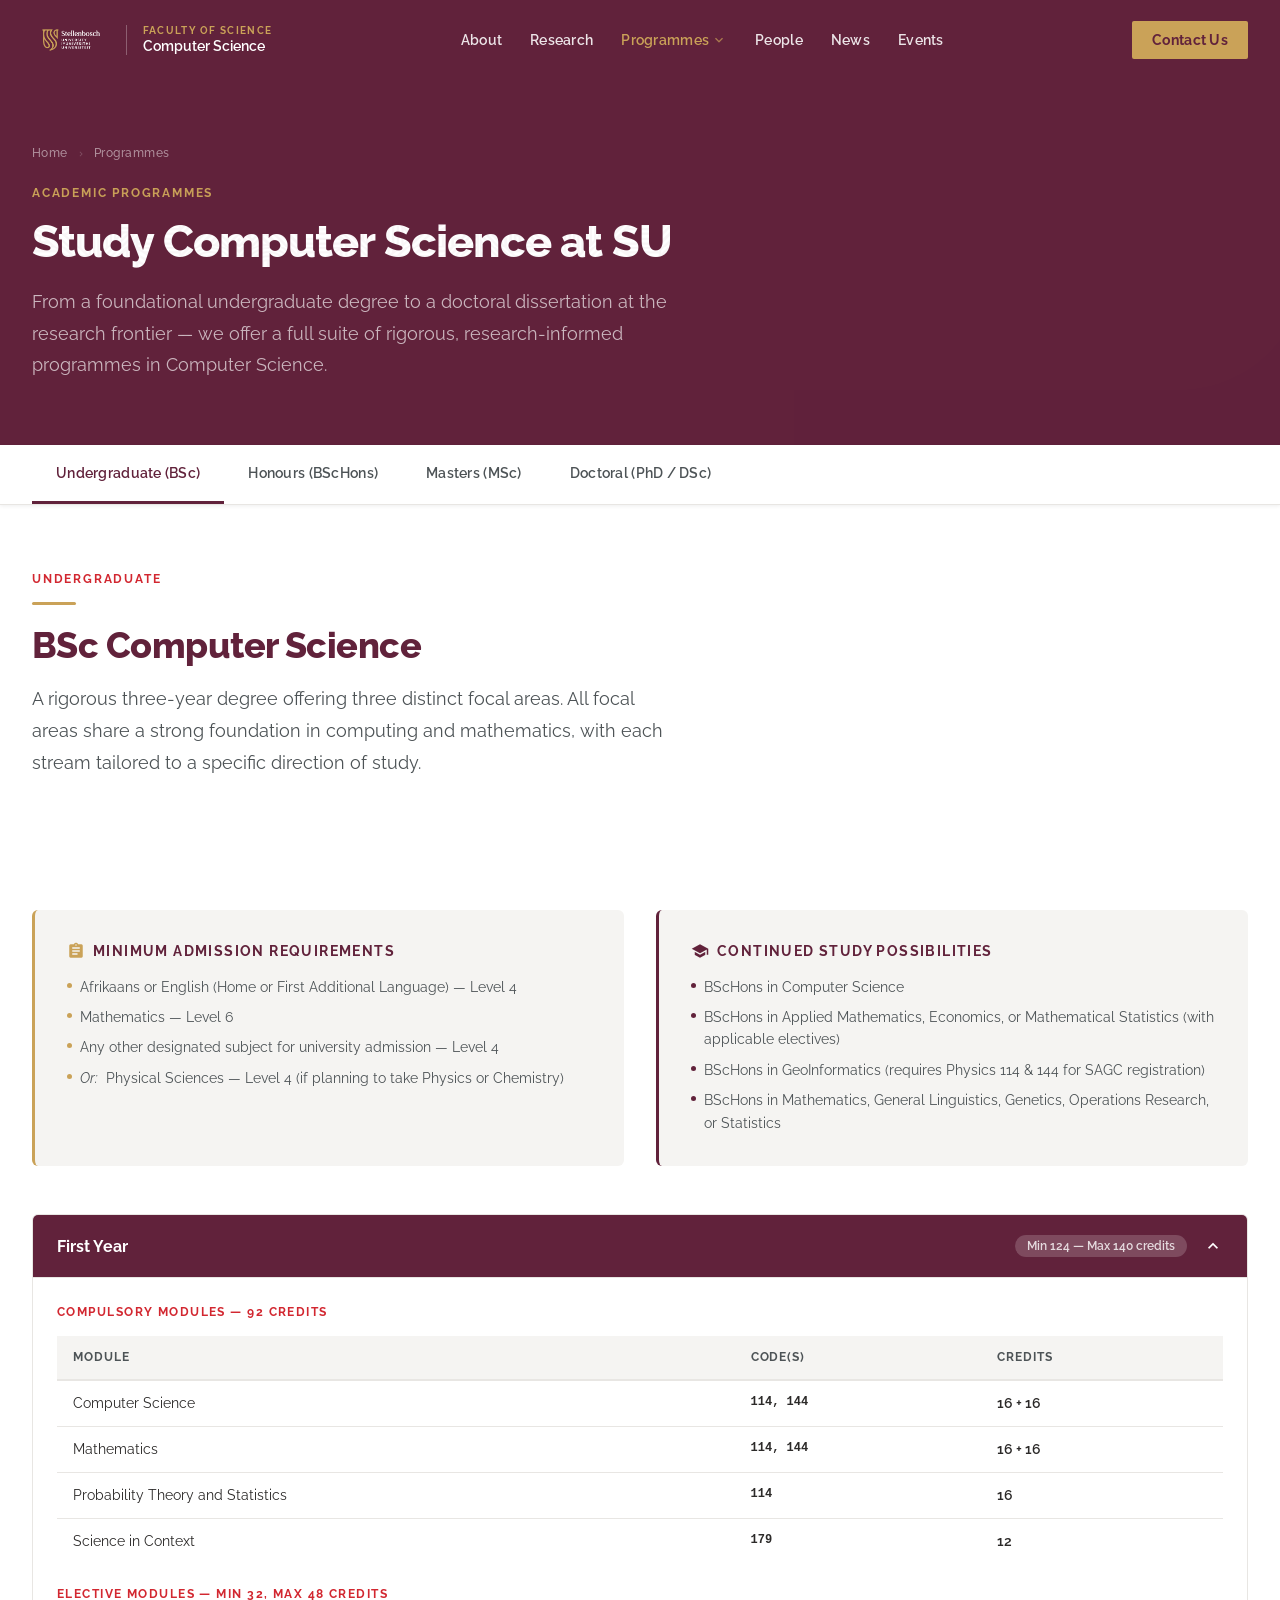
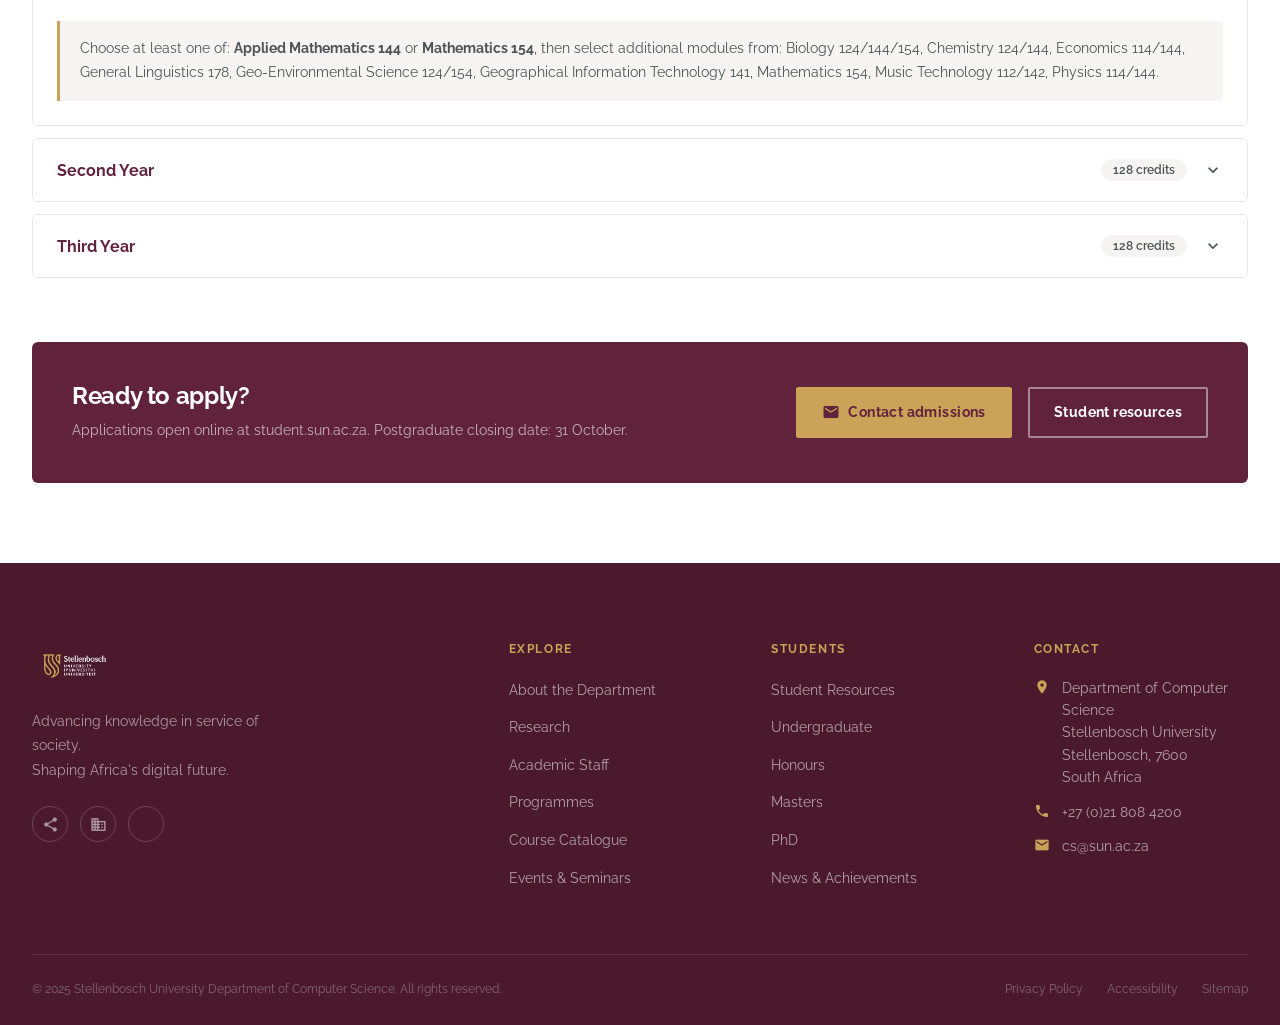
<file: programmes.html>
<!DOCTYPE html>
<html lang="en">
<head>
  <meta charset="UTF-8">
  <meta name="viewport" content="width=device-width, initial-scale=1.0">
  <meta name="description" content="Academic programmes offered by the Stellenbosch University Department of Computer Science — BSc, BSc Honours, MSc, MSc in ML & AI, and PhD.">
  <title>Programmes | Computer Science | Stellenbosch University</title>

  <link rel="icon" type="image/png" href="assets/SU_logo_and_slogan/SU_logo_and_slogan/SU_primary%20logo/RGB/Gold%20and%20maroon%20RGB/Png/SU_vertical_caa258.png">
  <link rel="preconnect" href="https://fonts.googleapis.com">
  <link rel="preconnect" href="https://fonts.gstatic.com" crossorigin>
  <link href="https://fonts.googleapis.com/css2?family=Raleway:ital,wght@0,300;0,400;0,500;0,600;0,700;0,800;1,400&display=swap" rel="stylesheet">
  <link rel="stylesheet" href="https://fonts.googleapis.com/icon?family=Material+Icons">

  <link rel="stylesheet" href="css/main.css">
  <link rel="stylesheet" href="css/components.css">
  <link rel="stylesheet" href="css/programmes.css">
</head>
<body>

  <div id="nav-placeholder"></div>

  <main id="main-content">

    <!-- ====================================================
         PAGE HERO
         ==================================================== -->
    <section class="page-hero" aria-labelledby="page-title">
      <div class="page-hero__pattern" aria-hidden="true"></div>
      <img
        src="assets/S-graphic_unique_shape/RGB/SVG/S_Graphic_Grid_A4_RGB-02.svg"
        alt="" class="page-hero__s-graphic" aria-hidden="true"
      >
      <div class="container">
        <nav class="page-hero__breadcrumb" aria-label="Breadcrumb">
          <a href="index.html">Home</a>
          <span class="sep material-icons">chevron_right</span>
          <span>Programmes</span>
        </nav>
        <p class="page-hero__label">Academic Programmes</p>
        <h1 class="page-hero__title" id="page-title">Study Computer Science at SU</h1>
        <p class="page-hero__subtitle">
          From a foundational undergraduate degree to a doctoral dissertation at the research frontier — we offer a full suite of rigorous, research-informed programmes in Computer Science.
        </p>
      </div>
    </section>

    <!-- ====================================================
         STICKY LEVEL NAVIGATION
         ==================================================== -->
    <nav class="level-nav" aria-label="Programme level navigation">
      <div class="container">
        <div class="level-nav__inner">
          <button class="level-nav__btn is-active" data-target="undergrad">Undergraduate (BSc)</button>
          <button class="level-nav__btn" data-target="honours">Honours (BScHons)</button>
          <button class="level-nav__btn" data-target="masters">Masters (MSc)</button>
          <button class="level-nav__btn" data-target="doctoral">Doctoral (PhD / DSc)</button>
        </div>
      </div>
    </nav>

    <div class="container" style="padding-top: var(--sp-16); padding-bottom: var(--sp-20);">

      <!-- ==================================================
           UNDERGRADUATE
           ================================================== -->
      <section class="prog-level is-active" id="undergrad" aria-labelledby="ug-heading">

        <div class="section-header reveal">
          <p class="section-label">Undergraduate</p>
          <hr class="section-rule">
          <h2 class="section-title" id="ug-heading">BSc Computer Science</h2>
          <p class="section-subtitle">
            A rigorous three-year degree offering three distinct focal areas. All focal areas share a strong foundation in computing and mathematics, with each stream tailored to a specific direction of study.
          </p>
        </div>

        <!-- Focal area tabs -->
        <div class="focal-tabs reveal" role="tablist" aria-label="Focal areas">
          <button class="focal-tab is-active" role="tab" aria-selected="true"  aria-controls="panel-general"  data-panel="general">General Computer Science</button>
          <button class="focal-tab"           role="tab" aria-selected="false" aria-controls="panel-systems"  data-panel="systems">Computer Systems</button>
          <button class="focal-tab"           role="tab" aria-selected="false" aria-controls="panel-datascience" data-panel="datascience">Data Science</button>
        </div>

        <!-- ---- FOCAL: GENERAL CS ---- -->
        <div class="focal-panel is-active" id="panel-general" role="tabpanel" aria-labelledby="tab-general">

          <div class="prog-intro reveal">
            <div class="info-box">
              <h3 class="info-box__title">
                <span class="material-icons" aria-hidden="true">assignment</span>
                Minimum Admission Requirements
              </h3>
              <ul class="info-box__list">
                <li class="info-box__item">Afrikaans or English (Home or First Additional Language) — Level 4</li>
                <li class="info-box__item">Mathematics — Level 6</li>
                <li class="info-box__item">Any other designated subject for university admission — Level 4</li>
                <li class="info-box__item"><em>Or:</em> Physical Sciences — Level 4 (if planning to take Physics or Chemistry)</li>
              </ul>
            </div>
            <div class="info-box info-box--maroon">
              <h3 class="info-box__title">
                <span class="material-icons" aria-hidden="true">school</span>
                Continued Study Possibilities
              </h3>
              <ul class="info-box__list">
                <li class="info-box__item">BScHons in Computer Science</li>
                <li class="info-box__item">BScHons in Applied Mathematics, Economics, or Mathematical Statistics (with applicable electives)</li>
                <li class="info-box__item">BScHons in GeoInformatics (requires Physics 114 &amp; 144 for SAGC registration)</li>
                <li class="info-box__item">BScHons in Mathematics, General Linguistics, Genetics, Operations Research, or Statistics</li>
              </ul>
            </div>
          </div>

          <div class="years reveal">

            <div class="year-block is-open">
              <button class="year-block__header" aria-expanded="true">
                <span class="year-block__title">First Year</span>
                <div class="year-block__meta">
                  <span class="year-block__credits">Min 124 — Max 140 credits</span>
                  <span class="material-icons year-block__chevron" aria-hidden="true">expand_more</span>
                </div>
              </button>
              <div class="year-block__body">
                <p class="module-group-label">Compulsory Modules — 92 credits</p>
                <table class="module-table">
                  <thead>
                    <tr>
                      <th>Module</th>
                      <th>Code(s)</th>
                      <th>Credits</th>
                    </tr>
                  </thead>
                  <tbody>
                    <tr>
                      <td data-label="Module">Computer Science</td>
                      <td data-label="Code" class="module-code">114, 144</td>
                      <td data-label="Credits" class="module-credits">16 + 16</td>
                    </tr>
                    <tr>
                      <td data-label="Module">Mathematics</td>
                      <td data-label="Code" class="module-code">114, 144</td>
                      <td data-label="Credits" class="module-credits">16 + 16</td>
                    </tr>
                    <tr>
                      <td data-label="Module">Probability Theory and Statistics</td>
                      <td data-label="Code" class="module-code">114</td>
                      <td data-label="Credits" class="module-credits">16</td>
                    </tr>
                    <tr>
                      <td data-label="Module">Science in Context</td>
                      <td data-label="Code" class="module-code">179</td>
                      <td data-label="Credits" class="module-credits">12</td>
                    </tr>
                  </tbody>
                </table>
                <p class="module-group-label">Elective Modules — Min 32, Max 48 credits</p>
                <div class="elective-note">
                  Choose at least one of: <strong>Applied Mathematics 144</strong> or <strong>Mathematics 154</strong>, then select additional modules from: Biology 124/144/154, Chemistry 124/144, Economics 114/144, General Linguistics 178, Geo-Environmental Science 124/154, Geographical Information Technology 141, Mathematics 154, Music Technology 112/142, Physics 114/144.
                </div>
              </div>
            </div>

            <div class="year-block">
              <button class="year-block__header" aria-expanded="false">
                <span class="year-block__title">Second Year</span>
                <div class="year-block__meta">
                  <span class="year-block__credits">128 credits</span>
                  <span class="material-icons year-block__chevron" aria-hidden="true">expand_more</span>
                </div>
              </button>
              <div class="year-block__body">
                <p class="module-group-label">Compulsory Modules — 32 credits</p>
                <table class="module-table">
                  <thead>
                    <tr><th>Module</th><th>Code(s)</th><th>Credits</th></tr>
                  </thead>
                  <tbody>
                    <tr>
                      <td data-label="Module">Computer Science</td>
                      <td data-label="Code" class="module-code">214, 244</td>
                      <td data-label="Credits" class="module-credits">16 + 16</td>
                    </tr>
                  </tbody>
                </table>
                <p class="module-group-label">Elective Modules — 96 credits</p>
                <div class="elective-note">
                  Choose 96 credits from: Applied Mathematics 214/244, Chemistry 214/234/254/264, Economics 217/248, General Linguistics 278, Genetics 214/244 + Biometry 212/242, Geographical Information Technology 211/214/241/242, Mathematical Statistics 214/245/246, Mathematics 214/244/279, Music Technology 222/252, Operations Research 214/244, Physics 224/254.
                </div>
              </div>
            </div>

            <div class="year-block">
              <button class="year-block__header" aria-expanded="false">
                <span class="year-block__title">Third Year</span>
                <div class="year-block__meta">
                  <span class="year-block__credits">128 credits</span>
                  <span class="material-icons year-block__chevron" aria-hidden="true">expand_more</span>
                </div>
              </button>
              <div class="year-block__body">
                <p class="module-group-label">Compulsory Modules — 64 credits</p>
                <table class="module-table">
                  <thead>
                    <tr><th>Module</th><th>Code(s)</th><th>Credits</th></tr>
                  </thead>
                  <tbody>
                    <tr>
                      <td data-label="Module">Computer Science</td>
                      <td data-label="Code" class="module-code">313, 314, 343, 344</td>
                      <td data-label="Credits" class="module-credits">4 × 16</td>
                    </tr>
                  </tbody>
                </table>
                <p class="module-group-label">Elective Modules — 64 credits</p>
                <div class="elective-note">
                  Choose 64 credits from: Applied Mathematics 314/324/354/364, Biomathematics 374, Chemistry 344, Computer Science 315/345, Economics 318/348, General Linguistics 318/348, Genetics 314/324/344/354, Geographical Information Technology 311/312/341/342, Mathematical Statistics 312/316/344/364, Mathematics 314/324/344/345/365/378, Music Technology 379, Operations Research 314/322/344/352, Physics 314/334/344/384, Statistics 318/348.
                </div>
              </div>
            </div>

          </div><!-- /years -->
        </div><!-- /panel-general -->

        <!-- ---- FOCAL: COMPUTER SYSTEMS ---- -->
        <div class="focal-panel" id="panel-systems" role="tabpanel">

          <div class="prog-intro reveal">
            <div class="info-box">
              <h3 class="info-box__title">
                <span class="material-icons" aria-hidden="true">assignment</span>
                Minimum Admission Requirements
              </h3>
              <ul class="info-box__list">
                <li class="info-box__item">Afrikaans or English (Home or First Additional Language) — Level 4</li>
                <li class="info-box__item">Mathematics — Level 6</li>
                <li class="info-box__item">Any other designated subject for university admission — Level 4</li>
                <li class="info-box__item"><em>Or:</em> Physical Sciences — Level 4 (if planning to take Physics)</li>
              </ul>
            </div>
            <div class="info-box info-box--maroon">
              <h3 class="info-box__title">
                <span class="material-icons" aria-hidden="true">school</span>
                Continued Study Possibilities
              </h3>
              <ul class="info-box__list">
                <li class="info-box__item">BScHons in Computer Science</li>
              </ul>
              <p style="font-size:var(--text-xs);color:var(--steel-grey);margin-top:var(--sp-4);line-height:1.6">
                Note: This focal area includes modules assessed during the Engineering test week. In the event of timetable clashes, consult the divisional head of Computer Science during the first two weeks of semester.
              </p>
            </div>
          </div>

          <div class="years reveal">

            <div class="year-block is-open">
              <button class="year-block__header" aria-expanded="true">
                <span class="year-block__title">First Year</span>
                <div class="year-block__meta">
                  <span class="year-block__credits">139 credits</span>
                  <span class="material-icons year-block__chevron" aria-hidden="true">expand_more</span>
                </div>
              </button>
              <div class="year-block__body">
                <p class="module-group-label">Compulsory Modules</p>
                <table class="module-table">
                  <thead><tr><th>Module</th><th>Code</th><th>Credits</th></tr></thead>
                  <tbody>
                    <tr><td data-label="Module">Applied Mathematics</td><td data-label="Code" class="module-code">144</td><td data-label="Credits" class="module-credits">16</td></tr>
                    <tr><td data-label="Module">Computer Science</td><td data-label="Code" class="module-code">114, 144</td><td data-label="Credits" class="module-credits">16 + 16</td></tr>
                    <tr><td data-label="Module">Electrotechnique</td><td data-label="Code" class="module-code">143</td><td data-label="Credits" class="module-credits">15</td></tr>
                    <tr><td data-label="Module">Mathematics</td><td data-label="Code" class="module-code">114, 144</td><td data-label="Credits" class="module-credits">16 + 16</td></tr>
                    <tr><td data-label="Module">Physics</td><td data-label="Code" class="module-code">114</td><td data-label="Credits" class="module-credits">16</td></tr>
                    <tr><td data-label="Module">Probability Theory and Statistics</td><td data-label="Code" class="module-code">114</td><td data-label="Credits" class="module-credits">16</td></tr>
                    <tr><td data-label="Module">Science in Context</td><td data-label="Code" class="module-code">179</td><td data-label="Credits" class="module-credits">12</td></tr>
                  </tbody>
                </table>
              </div>
            </div>

            <div class="year-block">
              <button class="year-block__header" aria-expanded="false">
                <span class="year-block__title">Second Year</span>
                <div class="year-block__meta">
                  <span class="year-block__credits">130 credits</span>
                  <span class="material-icons year-block__chevron" aria-hidden="true">expand_more</span>
                </div>
              </button>
              <div class="year-block__body">
                <p class="module-group-label">Compulsory Modules</p>
                <table class="module-table">
                  <thead><tr><th>Module</th><th>Code</th><th>Credits</th></tr></thead>
                  <tbody>
                    <tr><td data-label="Module">Applied Mathematics B</td><td data-label="Code" class="module-code">224</td><td data-label="Credits" class="module-credits">15</td></tr>
                    <tr><td data-label="Module">Computer Science</td><td data-label="Code" class="module-code">214, 244</td><td data-label="Credits" class="module-credits">16 + 16</td></tr>
                    <tr><td data-label="Module">Computer Systems</td><td data-label="Code" class="module-code">214, 245</td><td data-label="Credits" class="module-credits">15 + 15</td></tr>
                    <tr><td data-label="Module">Engineering Mathematics</td><td data-label="Code" class="module-code">214, 242</td><td data-label="Credits" class="module-credits">15 + 8</td></tr>
                    <tr><td data-label="Module">Systems and Signals</td><td data-label="Code" class="module-code">214, 244</td><td data-label="Credits" class="module-credits">15 + 15</td></tr>
                  </tbody>
                </table>
              </div>
            </div>

            <div class="year-block">
              <button class="year-block__header" aria-expanded="false">
                <span class="year-block__title">Third Year</span>
                <div class="year-block__meta">
                  <span class="year-block__credits">127 credits</span>
                  <span class="material-icons year-block__chevron" aria-hidden="true">expand_more</span>
                </div>
              </button>
              <div class="year-block__body">
                <p class="module-group-label">Compulsory Modules</p>
                <table class="module-table">
                  <thead><tr><th>Module</th><th>Code</th><th>Credits</th></tr></thead>
                  <tbody>
                    <tr><td data-label="Module">Applied Mathematics</td><td data-label="Code" class="module-code">324, 364</td><td data-label="Credits" class="module-credits">16 + 16</td></tr>
                    <tr><td data-label="Module">Computer Science</td><td data-label="Code" class="module-code">313, 314, 343, 344, 345</td><td data-label="Credits" class="module-credits">5 × 16</td></tr>
                    <tr><td data-label="Module">Design E</td><td data-label="Code" class="module-code">314</td><td data-label="Credits" class="module-credits">15</td></tr>
                  </tbody>
                </table>
              </div>
            </div>

          </div>
        </div><!-- /panel-systems -->

        <!-- ---- FOCAL: DATA SCIENCE ---- -->
        <div class="focal-panel" id="panel-datascience" role="tabpanel">

          <div class="prog-intro reveal">
            <div class="info-box">
              <h3 class="info-box__title">
                <span class="material-icons" aria-hidden="true">assignment</span>
                Minimum Admission Requirements
              </h3>
              <ul class="info-box__list">
                <li class="info-box__item">Afrikaans or English (Home or First Additional Language) — Level 4</li>
                <li class="info-box__item">Mathematics — Level 6</li>
                <li class="info-box__item">Any other designated subject for university admission — Level 4</li>
                <li class="info-box__item"><em>Or:</em> Physical Sciences — Level 4 (if planning to take Physics)</li>
              </ul>
            </div>
            <div class="info-box info-box--maroon">
              <h3 class="info-box__title">
                <span class="material-icons" aria-hidden="true">school</span>
                Continued Study Possibilities
              </h3>
              <ul class="info-box__list">
                <li class="info-box__item">BScHons in Computer Science (all options)</li>
                <li class="info-box__item">BScHons in Statistics (Option 2)</li>
                <li class="info-box__item">BScHons in Mathematical Statistics (Option 3)</li>
              </ul>
              <p style="font-size:var(--text-xs);color:var(--steel-grey);margin-top:var(--sp-4);line-height:1.6">
                Note: This focal area includes modules assessed during the Engineering test week.
              </p>
            </div>
          </div>

          <div class="years reveal">

            <div class="year-block is-open">
              <button class="year-block__header" aria-expanded="true">
                <span class="year-block__title">First Year</span>
                <div class="year-block__meta">
                  <span class="year-block__credits">Min 124 — Max 140 credits</span>
                  <span class="material-icons year-block__chevron" aria-hidden="true">expand_more</span>
                </div>
              </button>
              <div class="year-block__body">
                <p class="module-group-label">Compulsory Modules — 108 credits</p>
                <table class="module-table">
                  <thead><tr><th>Module</th><th>Code</th><th>Credits</th></tr></thead>
                  <tbody>
                    <tr><td data-label="Module">Computer Science</td><td data-label="Code" class="module-code">114, 144</td><td data-label="Credits" class="module-credits">16 + 16</td></tr>
                    <tr><td data-label="Module">Data Science</td><td data-label="Code" class="module-code">141</td><td data-label="Credits" class="module-credits">16</td></tr>
                    <tr><td data-label="Module">Mathematics</td><td data-label="Code" class="module-code">114, 144</td><td data-label="Credits" class="module-credits">16 + 16</td></tr>
                    <tr><td data-label="Module">Probability Theory and Statistics</td><td data-label="Code" class="module-code">114</td><td data-label="Credits" class="module-credits">16</td></tr>
                    <tr><td data-label="Module">Science in Context</td><td data-label="Code" class="module-code">179</td><td data-label="Credits" class="module-credits">12</td></tr>
                  </tbody>
                </table>
                <p class="module-group-label">Elective Modules — Min 16, Max 32 credits</p>
                <div class="elective-note">
                  Choose from: Applied Mathematics 144, Economics 114/144, Mathematics 154, Physics 114/144.
                </div>
              </div>
            </div>

            <div class="year-block">
              <button class="year-block__header" aria-expanded="false">
                <span class="year-block__title">Second Year</span>
                <div class="year-block__meta">
                  <span class="year-block__credits">Min 124 — Max 128 credits</span>
                  <span class="material-icons year-block__chevron" aria-hidden="true">expand_more</span>
                </div>
              </button>
              <div class="year-block__body">
                <p class="module-group-label">Compulsory Modules — 112 credits</p>
                <table class="module-table">
                  <thead><tr><th>Module</th><th>Code</th><th>Credits</th></tr></thead>
                  <tbody>
                    <tr><td data-label="Module">Applied Mathematics</td><td data-label="Code" class="module-code">214</td><td data-label="Credits" class="module-credits">16</td></tr>
                    <tr><td data-label="Module">Computer Science</td><td data-label="Code" class="module-code">214, 244</td><td data-label="Credits" class="module-credits">16 + 16</td></tr>
                    <tr><td data-label="Module">Mathematics</td><td data-label="Code" class="module-code">214, 244</td><td data-label="Credits" class="module-credits">16 + 16</td></tr>
                    <tr><td data-label="Module">Mathematical Statistics</td><td data-label="Code" class="module-code">214, 245, 246</td><td data-label="Credits" class="module-credits">16 + 8 + 8</td></tr>
                  </tbody>
                </table>
                <p class="module-group-label">Elective Modules — Min 12, Max 16 credits</p>
                <div class="elective-note">Choose one of: <strong>Data Engineering 245</strong> (12 credits) or <strong>Data Science 241</strong> (16 credits).</div>
              </div>
            </div>

            <div class="year-block">
              <button class="year-block__header" aria-expanded="false">
                <span class="year-block__title">Third Year</span>
                <div class="year-block__meta">
                  <span class="year-block__credits">Min 127 — Max 128 credits</span>
                  <span class="material-icons year-block__chevron" aria-hidden="true">expand_more</span>
                </div>
              </button>
              <div class="year-block__body">
                <p class="module-group-label">Compulsory Modules — 64 credits</p>
                <table class="module-table">
                  <thead><tr><th>Module</th><th>Code</th><th>Credits</th></tr></thead>
                  <tbody>
                    <tr><td data-label="Module">Computer Science</td><td data-label="Code" class="module-code">314, 315, 343, 344</td><td data-label="Credits" class="module-credits">4 × 16</td></tr>
                  </tbody>
                </table>
                <p class="module-group-label">Elective Option 1</p>
                <div class="elective-note">Computer Science 345, Data Science 316 &amp; 346, Mathematical Statistics 312.</div>
                <p class="module-group-label">Elective Option 2</p>
                <div class="elective-note">Data Engineering 314, Statistics 318 &amp; 348.</div>
                <p class="module-group-label">Elective Option 3</p>
                <div class="elective-note">Mathematical Statistics 312, 316, 344, 364.</div>
              </div>
            </div>

          </div>
        </div><!-- /panel-datascience -->

      </section><!-- /undergrad -->


      <!-- ==================================================
           HONOURS
           ================================================== -->
      <section class="prog-level" id="honours" aria-labelledby="hons-heading">

        <div class="section-header reveal">
          <p class="section-label">Honours</p>
          <hr class="section-rule">
          <h2 class="section-title" id="hons-heading">BScHons Computer Science</h2>
        </div>

        <div class="prog-intro reveal">
          <div class="info-box">
            <h3 class="info-box__title">
              <span class="material-icons" aria-hidden="true">assignment</span>
              Admission Requirements
            </h3>
            <ul class="info-box__list">
              <li class="info-box__item">Bachelor's degree with Computer Science as major, or equivalent qualification</li>
              <li class="info-box__item">Average final mark of at least 60% for Computer Science 3</li>
              <li class="info-box__item">At least 32 credits at second- or third-year level in quantitative modules (Mathematics, Applied Mathematics, Physics, Mathematical Statistics, or Operations Research)</li>
            </ul>
          </div>
          <div class="info-box info-box--red">
            <h3 class="info-box__title">
              <span class="material-icons" aria-hidden="true">calendar_today</span>
              Applications &amp; Duration
            </h3>
            <ul class="info-box__list">
              <li class="info-box__item">Apply online at student.sun.ac.za by <strong>31 October</strong> of the preceding year</li>
              <li class="info-box__item">Late applications accepted until <strong>30 November</strong></li>
              <li class="info-box__item">Normal duration: <strong>1 year</strong>; programme begins at the start of the academic year</li>
              <li class="info-box__item">Non-SU applicants: apply early as qualification verification takes additional time</li>
            </ul>
          </div>
        </div>

        <div class="reveal">
          <h3 class="pg-card__section-title">Programme Structure — 128 credits total</h3>
          <p style="font-size:var(--text-sm);color:var(--steel-grey);margin-bottom:var(--sp-6);line-height:1.7">
            The programme consists of 6 elective modules of 16 credits each, plus a compulsory <strong>Honours Project in Computer Science</strong> (32 credits). At most 2 modules may be taken from related departments with permission. Not all modules are offered every year.
          </p>

          <p class="module-group-label">Compulsory Modules</p>
          <table class="module-table" style="margin-bottom:var(--sp-6)">
            <thead><tr><th>Code</th><th>Module Name</th><th>Credits</th><th>Semester</th></tr></thead>
            <tbody>
              <tr>
                <td data-label="Code" class="module-code">771</td>
                <td data-label="Module">Honours Project in Computer Science</td>
                <td data-label="Credits" class="module-credits">32</td>
                <td data-label="Semester">Both</td>
              </tr>
              <tr>
                <td data-label="Code" class="module-code">714</td>
                <td data-label="Module">Concurrent Programming I <em style="color:var(--steel-grey)">(unless CS 314 completed)</em></td>
                <td data-label="Credits" class="module-credits">16</td>
                <td data-label="Semester">1</td>
              </tr>
              <tr>
                <td data-label="Code" class="module-code">711</td>
                <td data-label="Module">Computer Networks I <em style="color:var(--steel-grey)">(unless CS 313 completed)</em></td>
                <td data-label="Credits" class="module-credits">16</td>
                <td data-label="Semester">1</td>
              </tr>
            </tbody>
          </table>

          <p class="module-group-label">Elective Modules — Min 64, Max 96 credits</p>
          <table class="module-table">
            <thead><tr><th>Code</th><th>Module Name</th><th>Credits</th><th>Semester</th></tr></thead>
            <tbody>
              <tr><td data-label="Code" class="module-code">711</td><td data-label="Module">Automata Theory and Applications</td><td data-label="Credits" class="module-credits">16</td><td data-label="Semester">1 or 2</td></tr>
              <tr><td data-label="Code" class="module-code">712</td><td data-label="Module">Advanced Algorithms</td><td data-label="Credits" class="module-credits">16</td><td data-label="Semester">1 or 2</td></tr>
              <tr><td data-label="Code" class="module-code">713</td><td data-label="Module">Theoretical Computer Science</td><td data-label="Credits" class="module-credits">16</td><td data-label="Semester">1 or 2</td></tr>
              <tr><td data-label="Code" class="module-code">715</td><td data-label="Module">Databases</td><td data-label="Credits" class="module-credits">16</td><td data-label="Semester">1 or 2</td></tr>
              <tr><td data-label="Code" class="module-code">716</td><td data-label="Module">Advanced Topics in Computer Science I</td><td data-label="Credits" class="module-credits">16</td><td data-label="Semester">1 or 2</td></tr>
              <tr><td data-label="Code" class="module-code">741</td><td data-label="Module">Machine Learning</td><td data-label="Credits" class="module-credits">16</td><td data-label="Semester">1 or 2</td></tr>
              <tr><td data-label="Code" class="module-code">742</td><td data-label="Module">Computer Graphics</td><td data-label="Credits" class="module-credits">16</td><td data-label="Semester">1 or 2</td></tr>
              <tr><td data-label="Code" class="module-code">744</td><td data-label="Module">Concurrent Programming II</td><td data-label="Credits" class="module-credits">16</td><td data-label="Semester">1 or 2</td></tr>
              <tr><td data-label="Code" class="module-code">745</td><td data-label="Module">Software Construction</td><td data-label="Credits" class="module-credits">16</td><td data-label="Semester">1 or 2</td></tr>
              <tr><td data-label="Code" class="module-code">746</td><td data-label="Module">Advanced Topics in Computer Science II</td><td data-label="Credits" class="module-credits">16</td><td data-label="Semester">1 or 2</td></tr>
              <tr><td data-label="Code" class="module-code">771</td><td data-label="Module">Principles of Data Science</td><td data-label="Credits" class="module-credits">16</td><td data-label="Semester">1 or 2</td></tr>
              <tr><td data-label="Code" class="module-code">771</td><td data-label="Module">Computing and Society</td><td data-label="Credits" class="module-credits">16</td><td data-label="Semester">1 or 2</td></tr>
              <tr><td data-label="Code" class="module-code">791</td><td data-label="Module">Artificial Intelligence</td><td data-label="Credits" class="module-credits">16</td><td data-label="Semester">1 or 2</td></tr>
              <tr><td data-label="Code" class="module-code">792</td><td data-label="Module">Computer Vision</td><td data-label="Credits" class="module-credits">16</td><td data-label="Semester">1 or 2</td></tr>
              <tr><td data-label="Code" class="module-code">793</td><td data-label="Module">Digital Image Processing</td><td data-label="Credits" class="module-credits">16</td><td data-label="Semester">1 or 2</td></tr>
              <tr><td data-label="Code" class="module-code">794</td><td data-label="Module">Search and Planning</td><td data-label="Credits" class="module-credits">16</td><td data-label="Semester">1 or 2</td></tr>
              <tr><td data-label="Code" class="module-code">795</td><td data-label="Module">Functional Programming</td><td data-label="Credits" class="module-credits">16</td><td data-label="Semester">1 or 2</td></tr>
              <tr><td data-label="Code" class="module-code">796</td><td data-label="Module">Software Verification and Analysis</td><td data-label="Credits" class="module-credits">16</td><td data-label="Semester">1 or 2</td></tr>
              <tr><td data-label="Code" class="module-code">791</td><td data-label="Module">Space Science Algorithms</td><td data-label="Credits" class="module-credits">16</td><td data-label="Semester">1 or 2</td></tr>
              <tr><td data-label="Code" class="module-code">743</td><td data-label="Module">Machine Learning and Artificial Intelligence I</td><td data-label="Credits" class="module-credits">16</td><td data-label="Semester">1 or 2</td></tr>
            </tbody>
          </table>
        </div>

      </section><!-- /honours -->


      <!-- ==================================================
           MASTERS
           ================================================== -->
      <section class="prog-level" id="masters" aria-labelledby="masters-heading">

        <div class="section-header reveal">
          <p class="section-label">Postgraduate</p>
          <hr class="section-rule">
          <h2 class="section-title" id="masters-heading">Masters Programmes</h2>
          <p class="section-subtitle">Two MSc routes — a research thesis or a structured taught programme with a research project.</p>
        </div>

        <div class="pg-programmes reveal">

          <!-- MSc CS -->
          <div class="pg-card is-open">
            <button class="pg-card__header" aria-expanded="true">
              <div class="pg-card__left">
                <div class="pg-card__level">Research Degree</div>
                <h3 class="pg-card__name">MSc in Computer Science</h3>
                <div class="pg-card__pills">
                  <span class="pg-card__pill"><span class="material-icons" aria-hidden="true">schedule</span> 1–2 years</span>
                  <span class="pg-card__pill"><span class="material-icons" aria-hidden="true">library_books</span> 180 credits</span>
                  <span class="pg-card__pill"><span class="material-icons" aria-hidden="true">description</span> 100% thesis</span>
                </div>
              </div>
              <span class="material-icons pg-card__chevron" aria-hidden="true">expand_more</span>
            </button>
            <div class="pg-card__body">
              <p class="pg-card__desc">
                Independent research on an approved topic under the supervision of an academic staff member, culminating in a thesis. The programme is entirely research-based with no coursework component. The department may require supplementary studies as determined by your supervisor on a case-by-case basis.
              </p>
              <h4 class="pg-card__section-title">Admission Requirements</h4>
              <ul class="info-box__list" style="margin-bottom:var(--sp-6)">
                <li class="info-box__item">BScHons in Computer Science, or an approved equivalent qualification</li>
                <li class="info-box__item">Additional supplementary studies may be required at the discretion of your supervisor</li>
              </ul>
              <h4 class="pg-card__section-title">Programme Content</h4>
              <table class="module-table">
                <thead><tr><th>Code</th><th>Module</th><th>Credits</th><th>Semester</th></tr></thead>
                <tbody>
                  <tr>
                    <td data-label="Code" class="module-code">828</td>
                    <td data-label="Module">Thesis: Computer Science</td>
                    <td data-label="Credits" class="module-credits">180</td>
                    <td data-label="Semester">Both</td>
                  </tr>
                </tbody>
              </table>
              <div class="elective-note" style="margin-top:var(--sp-4)">
                After completing your research, you must submit a thesis to the satisfaction of the examiners and complete an oral examination.
              </div>
            </div>
          </div>

          <!-- MSc ML & AI -->
          <div class="pg-card">
            <button class="pg-card__header" aria-expanded="false">
              <div class="pg-card__left">
                <div class="pg-card__level">Structured Programme</div>
                <h3 class="pg-card__name">MSc in Machine Learning and Artificial Intelligence</h3>
                <div class="pg-card__pills">
                  <span class="pg-card__pill"><span class="material-icons" aria-hidden="true">schedule</span> 1 year (full-time) / 2 years (part-time)</span>
                  <span class="pg-card__pill"><span class="material-icons" aria-hidden="true">library_books</span> 180 credits</span>
                  <span class="pg-card__pill"><span class="material-icons" aria-hidden="true">science</span> Coursework + Research Project</span>
                </div>
              </div>
              <span class="material-icons pg-card__chevron" aria-hidden="true">expand_more</span>
            </button>
            <div class="pg-card__body">
              <p class="pg-card__desc">
                A structured one-year programme for students with a strong mathematical and computational background. It equips you with machine learning and AI fundamentals as well as advanced techniques at the research forefront. The programme comprises three blocks of 60 credits each: compulsory core modules, elective modules, and a research project.
              </p>
              <h4 class="pg-card__section-title">Admission Requirements</h4>
              <ul class="info-box__list" style="margin-bottom:var(--sp-6)">
                <li class="info-box__item">Honours degree in Applied Mathematics, Computer Science, Mathematics, or Mathematical Statistics</li>
                <li class="info-box__item"><em>Or:</em> Four-year BEng in Electrical Engineering</li>
                <li class="info-box__item"><em>Or:</em> Equivalent qualification in a field closely linked to machine learning</li>
                <li class="info-box__item">Demonstrable proficiency in Python or equivalent; comfortable with numerical linear algebra, multivariable calculus, and basic probability theory</li>
                <li class="info-box__item">Apply online by <strong>31 October</strong> of the preceding year</li>
              </ul>
              <h4 class="pg-card__section-title">Compulsory Core Modules — 60 credits</h4>
              <table class="module-table" style="margin-bottom:var(--sp-6)">
                <thead><tr><th>Code</th><th>Module</th><th>Credits</th></tr></thead>
                <tbody>
                  <tr><td data-label="Code" class="module-code">811</td><td data-label="Module">Mathematics for Machine Learning</td><td data-label="Credits" class="module-credits">15</td></tr>
                  <tr><td data-label="Code" class="module-code">812</td><td data-label="Module">Probabilistic Modelling and Reasoning</td><td data-label="Credits" class="module-credits">15</td></tr>
                  <tr><td data-label="Code" class="module-code">813</td><td data-label="Module">Foundations of Deep Learning</td><td data-label="Credits" class="module-credits">15</td></tr>
                  <tr><td data-label="Code" class="module-code">814</td><td data-label="Module">Applied Machine Learning at Scale</td><td data-label="Credits" class="module-credits">15</td></tr>
                </tbody>
              </table>
              <h4 class="pg-card__section-title">Research Project — 60 credits</h4>
              <table class="module-table" style="margin-bottom:var(--sp-6)">
                <thead><tr><th>Code</th><th>Module</th><th>Credits</th></tr></thead>
                <tbody>
                  <tr><td data-label="Code" class="module-code">885</td><td data-label="Module">Research Project (Machine Learning)</td><td data-label="Credits" class="module-credits">60</td></tr>
                </tbody>
              </table>
              <h4 class="pg-card__section-title">Elective Modules — 60 credits (choose 6 × 10 credits)</h4>
              <table class="module-table">
                <thead><tr><th>Code</th><th>Module</th><th>Credits</th></tr></thead>
                <tbody>
                  <tr><td data-label="Code" class="module-code">817</td><td data-label="Module">Natural Language Processing</td><td data-label="Credits" class="module-credits">10</td></tr>
                  <tr><td data-label="Code" class="module-code">818</td><td data-label="Module">Reinforcement Learning and Planning</td><td data-label="Credits" class="module-credits">10</td></tr>
                  <tr><td data-label="Code" class="module-code">819</td><td data-label="Module">Sequence Modelling</td><td data-label="Credits" class="module-credits">10</td></tr>
                  <tr><td data-label="Code" class="module-code">820</td><td data-label="Module">Advanced Probabilistic Modelling</td><td data-label="Credits" class="module-credits">10</td></tr>
                  <tr><td data-label="Code" class="module-code">821</td><td data-label="Module">Optimisation for Machine Learning</td><td data-label="Credits" class="module-credits">10</td></tr>
                  <tr><td data-label="Code" class="module-code">822</td><td data-label="Module">Monte Carlo Methods</td><td data-label="Credits" class="module-credits">10</td></tr>
                  <tr><td data-label="Code" class="module-code">823</td><td data-label="Module">Artificial Intelligence and the Brain</td><td data-label="Credits" class="module-credits">10</td></tr>
                  <tr><td data-label="Code" class="module-code">824</td><td data-label="Module">Advanced Topics in Machine Learning</td><td data-label="Credits" class="module-credits">10</td></tr>
                  <tr><td data-label="Code" class="module-code">825</td><td data-label="Module">Advanced Topics in Artificial Intelligence</td><td data-label="Credits" class="module-credits">10</td></tr>
                  <tr><td data-label="Code" class="module-code">842</td><td data-label="Module">Computer Vision</td><td data-label="Credits" class="module-credits">10</td></tr>
                </tbody>
              </table>
            </div>
          </div>

        </div><!-- /pg-programmes -->
      </section><!-- /masters -->


      <!-- ==================================================
           DOCTORAL
           ================================================== -->
      <section class="prog-level" id="doctoral" aria-labelledby="doctoral-heading">

        <div class="section-header reveal">
          <p class="section-label">Doctoral</p>
          <hr class="section-rule">
          <h2 class="section-title" id="doctoral-heading">Doctoral Programmes</h2>
          <p class="section-subtitle">The highest level of academic achievement — original research that makes a substantial contribution to knowledge in Computer Science.</p>
        </div>

        <div class="pg-programmes reveal">

          <div class="pg-card is-open">
            <button class="pg-card__header" aria-expanded="true">
              <div class="pg-card__left">
                <div class="pg-card__level">Doctoral</div>
                <h3 class="pg-card__name">PhD in Computer Science</h3>
                <div class="pg-card__pills">
                  <span class="pg-card__pill"><span class="material-icons" aria-hidden="true">schedule</span> 3–4 years</span>
                  <span class="pg-card__pill"><span class="material-icons" aria-hidden="true">library_books</span> 360 credits</span>
                  <span class="pg-card__pill"><span class="material-icons" aria-hidden="true">description</span> Dissertation</span>
                </div>
              </div>
              <span class="material-icons pg-card__chevron" aria-hidden="true">expand_more</span>
            </button>
            <div class="pg-card__body">
              <p class="pg-card__desc">
                A dissertation containing the results of your independent research is required. PhD candidates work at the absolute frontier of their chosen research area, under the close supervision of experienced academic staff. Admission requires an MSc in Computer Science or an approved equivalent qualification.
              </p>
              <h4 class="pg-card__section-title">Programme Content</h4>
              <table class="module-table">
                <thead><tr><th>Code</th><th>Module</th><th>Credits</th></tr></thead>
                <tbody>
                  <tr>
                    <td data-label="Code" class="module-code">978</td>
                    <td data-label="Module">Dissertation: Computer Science</td>
                    <td data-label="Credits" class="module-credits">360</td>
                  </tr>
                </tbody>
              </table>
            </div>
          </div>

          <div class="pg-card">
            <button class="pg-card__header" aria-expanded="false">
              <div class="pg-card__left">
                <div class="pg-card__level">Higher Doctorate</div>
                <h3 class="pg-card__name">DSc in Computer Science</h3>
                <div class="pg-card__pills">
                  <span class="pg-card__pill"><span class="material-icons" aria-hidden="true">library_books</span> 360 credits</span>
                  <span class="pg-card__pill"><span class="material-icons" aria-hidden="true">workspace_premium</span> Published scientific works</span>
                </div>
              </div>
              <span class="material-icons pg-card__chevron" aria-hidden="true">expand_more</span>
            </button>
            <div class="pg-card__body">
              <p class="pg-card__desc">
                The highest academic qualification offered by the department. This degree requires published scientific works of high quality that contribute substantially to the enrichment of knowledge in Computer Science. Candidates must already hold a PhD and have an established record of significant scholarly contribution.
              </p>
              <table class="module-table">
                <thead><tr><th>Code</th><th>Module</th><th>Credits</th></tr></thead>
                <tbody>
                  <tr>
                    <td data-label="Code" class="module-code">998</td>
                    <td data-label="Module">Published Work: Computer Science</td>
                    <td data-label="Credits" class="module-credits">360</td>
                  </tr>
                </tbody>
              </table>
            </div>
          </div>

        </div>
      </section><!-- /doctoral -->


      <!-- ==================================================
           APPLY BANNER
           ================================================== -->
      <div class="apply-banner reveal">
        <div class="apply-banner__text">
          <h3 class="apply-banner__title">Ready to apply?</h3>
          <p class="apply-banner__subtitle">Applications open online at student.sun.ac.za. Postgraduate closing date: 31 October.</p>
        </div>
        <div class="apply-banner__actions">
          <a href="contact.html" class="btn btn--primary">
            <span class="material-icons" aria-hidden="true">mail</span>
            Contact admissions
          </a>
          <a href="student-resources.html" class="btn btn--secondary">
            Student resources
          </a>
        </div>
      </div>

    </div><!-- /container -->
  </main>

  <div id="footer-placeholder"></div>

  <script src="js/components.js"></script>
  <script src="js/main.js"></script>
  <script>
  // ---- Level nav tabs ----
  document.querySelectorAll('.level-nav__btn').forEach(btn => {
    btn.addEventListener('click', () => {
      document.querySelectorAll('.level-nav__btn').forEach(b => b.classList.remove('is-active'));
      document.querySelectorAll('.prog-level').forEach(s => s.classList.remove('is-active'));
      btn.classList.add('is-active');
      document.getElementById(btn.dataset.target).classList.add('is-active');
      // Re-trigger reveal for newly visible elements
      document.querySelectorAll('#' + btn.dataset.target + ' .reveal:not(.is-visible)').forEach(el => {
        el.classList.add('is-visible');
      });
    });
  });

  // ---- Focal area tabs (UG) ----
  document.querySelectorAll('.focal-tab').forEach(tab => {
    tab.addEventListener('click', () => {
      document.querySelectorAll('.focal-tab').forEach(t => { t.classList.remove('is-active'); t.setAttribute('aria-selected','false'); });
      document.querySelectorAll('.focal-panel').forEach(p => p.classList.remove('is-active'));
      tab.classList.add('is-active');
      tab.setAttribute('aria-selected', 'true');
      document.getElementById('panel-' + tab.dataset.panel).classList.add('is-active');
    });
  });

  // ---- Year block accordions ----
  document.querySelectorAll('.year-block__header').forEach(header => {
    header.addEventListener('click', () => {
      const block = header.closest('.year-block');
      const isOpen = block.classList.toggle('is-open');
      header.setAttribute('aria-expanded', isOpen);
    });
  });

  // ---- PG card accordions ----
  document.querySelectorAll('.pg-card__header').forEach(header => {
    header.addEventListener('click', () => {
      const card = header.closest('.pg-card');
      const isOpen = card.classList.toggle('is-open');
      header.setAttribute('aria-expanded', isOpen);
    });
  });
  </script>

</body>
</html>
</file>
<file: css/main.css>
/* ==========================================================
   SU Computer Science — Global Styles
   main.css: CSS Custom Properties, Reset, Typography, Layout
   ========================================================== */

/* ----------------------------------------------------------
   1. CSS Custom Properties (Brand Tokens)
   ---------------------------------------------------------- */
:root {
  /* Primary Brand Colours */
  --maroon:       #61223b;
  --maroon-dark:  #4a1a2c;
  --maroon-light: #7a2e4f;
  --gold:         #caa258;
  --gold-light:   #d9b97a;

  /* Secondary / Faculty */
  --science-red:  #d22730;

  /* Neutrals */
  --black:       #2c2a29;
  --steel-grey:  #4d5356;
  --light-grey:  #f5f4f2;
  --mid-grey:    #e8e6e3;
  --border-grey: #d4d0cb;
  --white:       #ffffff;

  /* Typography */
  --font: 'Raleway', 'Trebuchet MS', sans-serif;

  /* Type scale */
  --text-xs:   0.75rem;
  --text-sm:   0.875rem;
  --text-base: 1rem;
  --text-lg:   1.125rem;
  --text-xl:   1.25rem;
  --text-2xl:  1.5rem;
  --text-3xl:  1.875rem;
  --text-4xl:  2.25rem;
  --text-5xl:  3rem;
  --text-6xl:  3.75rem;

  /* Font weights */
  --w-regular:   400;
  --w-medium:    500;
  --w-semibold:  600;
  --w-bold:      700;
  --w-extrabold: 800;

  /* Spacing scale */
  --sp-1:  0.25rem;
  --sp-2:  0.5rem;
  --sp-3:  0.75rem;
  --sp-4:  1rem;
  --sp-5:  1.25rem;
  --sp-6:  1.5rem;
  --sp-8:  2rem;
  --sp-10: 2.5rem;
  --sp-12: 3rem;
  --sp-16: 4rem;
  --sp-20: 5rem;
  --sp-24: 6rem;
  --sp-32: 8rem;

  /* Layout */
  --container-max: 1280px;
  --container-pad: 2rem;

  /* Borders */
  --radius-sm: 2px;
  --radius-md: 6px;
  --radius-lg: 12px;

  /* Shadows */
  --shadow-sm: 0 1px 4px rgba(0,0,0,0.07);
  --shadow-md: 0 4px 20px rgba(0,0,0,0.09);
  --shadow-lg: 0 12px 40px rgba(0,0,0,0.13);

  /* Transitions */
  --t-fast: 150ms ease;
  --t-base: 260ms ease;
  --t-slow: 400ms ease;

  /* Nav */
  --nav-h: 80px;
}

/* ----------------------------------------------------------
   2. Reset & Base
   ---------------------------------------------------------- */
*, *::before, *::after {
  box-sizing: border-box;
  margin: 0;
  padding: 0;
}

html {
  scroll-behavior: smooth;
  font-size: 16px;
  -webkit-text-size-adjust: 100%;
}

body {
  font-family: var(--font);
  font-weight: var(--w-regular);
  color: var(--black);
  background: var(--white);
  line-height: 1.6;
  overflow-x: hidden;
}

img, svg { display: block; max-width: 100%; }
a        { color: inherit; text-decoration: none; }
ul, ol   { list-style: none; }
button   { cursor: pointer; border: none; background: none; font-family: inherit; }

/* ----------------------------------------------------------
   3. Typography
   ---------------------------------------------------------- */
h1, h2, h3, h4, h5, h6 {
  font-family: var(--font);
  font-weight: var(--w-bold);
  color: var(--maroon);
  line-height: 1.15;
  letter-spacing: -0.015em;
}

h1 { font-size: var(--text-5xl); font-weight: var(--w-extrabold); }
h2 { font-size: var(--text-4xl); }
h3 { font-size: var(--text-2xl); }
h4 { font-size: var(--text-xl);   font-weight: var(--w-semibold); }
h5 { font-size: var(--text-lg);   font-weight: var(--w-semibold); }
h6 { font-size: var(--text-base); font-weight: var(--w-semibold); }

p {
  font-size: var(--text-base);
  color: var(--black);
  line-height: 1.8;
  max-width: 70ch;
}

/* ----------------------------------------------------------
   4. Layout Utilities
   ---------------------------------------------------------- */
.container {
  width: 100%;
  max-width: var(--container-max);
  margin: 0 auto;
  padding: 0 var(--container-pad);
}

.section    { padding: var(--sp-20) 0; }
.section--lg { padding: var(--sp-32) 0; }
.section--sm { padding: var(--sp-12) 0; }

/* ----------------------------------------------------------
   Typewriter cursor
   ---------------------------------------------------------- */
.typewriter--typing::after {
  content: '|';
  color: var(--gold);
  font-weight: 300;
  margin-left: 2px;
  animation: tw-blink 0.65s step-end infinite;
}

@keyframes tw-blink {
  0%, 100% { opacity: 1; }
  50%       { opacity: 0; }
}

/* Accessibility */
.sr-only {
  position: absolute;
  width: 1px; height: 1px;
  padding: 0; margin: -1px;
  overflow: hidden;
  clip: rect(0,0,0,0);
  white-space: nowrap;
  border-width: 0;
}

/* ----------------------------------------------------------
   5. Responsive Breakpoints
   ---------------------------------------------------------- */
@media (max-width: 1024px) {
  :root { --text-5xl: 2.625rem; }
}

@media (max-width: 768px) {
  :root {
    --text-4xl:      1.875rem;
    --text-5xl:      2.125rem;
    --container-pad: 1.25rem;
    --nav-h:         68px;
  }
  h1 { font-size: var(--text-4xl); }
  h2 { font-size: var(--text-3xl); }
}

@media (max-width: 480px) {
  :root {
    --text-3xl: 1.5rem;
    --text-4xl: 1.625rem;
  }
}
</file>
<file: css/components.css>
/* ==========================================================
   SU Computer Science — Shared Components
   components.css: Navbar, Footer, Buttons, Cards, Badges,
                   Section Headers, Grid Layouts
   ========================================================== */

/* ----------------------------------------------------------
   NAVBAR
   ---------------------------------------------------------- */
.navbar {
  position: fixed;
  top: 0; left: 0; right: 0;
  z-index: 1000;
  height: var(--nav-h);
  display: flex;
  align-items: center;
  transition: background-color var(--t-base), box-shadow var(--t-base);
}

/* Transparent state — sits over hero */
.navbar--transparent { background-color: transparent; }

/* Solid state — after scroll */
.navbar--solid {
  background-color: var(--white);
  box-shadow: var(--shadow-md);
}

.navbar__inner {
  width: 100%;
  max-width: var(--container-max);
  margin: 0 auto;
  padding: 0 var(--container-pad);
  display: flex;
  align-items: center;
  justify-content: space-between;
  gap: var(--sp-8);
}

/* Brand: logo + divider + dept name */
.navbar__brand {
  display: flex;
  align-items: center;
  gap: var(--sp-4);
  flex-shrink: 0;
}

.navbar__logo       { height: 42px; width: auto; }
.navbar__logo--light { display: block; }
.navbar__logo--dark  { display: none;  }

.navbar--solid .navbar__logo--light { display: none;  }
.navbar--solid .navbar__logo--dark  { display: block; }

.navbar__divider {
  width: 1px;
  height: 30px;
  background-color: rgba(255,255,255,0.28);
  flex-shrink: 0;
  transition: background-color var(--t-base);
}

.navbar--solid .navbar__divider { background-color: var(--mid-grey); }

.navbar__dept       { display: flex; flex-direction: column; line-height: 1.25; }

.navbar__faculty {
  font-size: 10px;
  font-weight: var(--w-bold);
  letter-spacing: 0.13em;
  text-transform: uppercase;
  color: var(--gold);
  transition: color var(--t-base);
}

.navbar--solid .navbar__faculty { color: var(--maroon); }

.navbar__deptname {
  font-size: var(--text-sm);
  font-weight: var(--w-semibold);
  color: var(--white);
  transition: color var(--t-base);
}

.navbar--solid .navbar__deptname { color: var(--maroon); }

/* Desktop links */
.navbar__nav {
  display: flex;
  align-items: center;
  gap: var(--sp-1);
}

.navbar__link {
  font-size: var(--text-sm);
  font-weight: var(--w-semibold);
  color: rgba(255,255,255,0.88);
  padding: var(--sp-2) var(--sp-3);
  border-radius: var(--radius-sm);
  letter-spacing: 0.02em;
  transition: color var(--t-fast), background-color var(--t-fast);
}

.navbar__link:hover              { color: var(--gold); }
.navbar--solid .navbar__link     { color: var(--steel-grey); }
.navbar--solid .navbar__link:hover {
  color: var(--maroon);
  background-color: var(--light-grey);
}

/* Dropdown wrapper */
.navbar__dropdown-wrap {
  position: relative;
}

.navbar__dropdown-toggle {
  display: flex;
  align-items: center;
  gap: 2px;
}

.navbar__dropdown-chevron {
  font-size: 16px;
  transition: transform var(--t-fast);
  opacity: 0.7;
}

.navbar__dropdown-wrap:hover .navbar__dropdown-chevron,
.navbar__dropdown-wrap:focus-within .navbar__dropdown-chevron {
  transform: rotate(180deg);
  opacity: 1;
}

.navbar__dropdown {
  position: absolute;
  top: 100%;
  left: 50%;
  transform: translateX(-50%);
  padding-top: 6px; /* transparent bridge — no hover dead zone */
  min-width: 170px;
  display: none;
  flex-direction: column;
  z-index: 200;
}

.navbar__dropdown-inner {
  background: var(--white);
  border: 1px solid var(--mid-grey);
  border-radius: var(--radius-md);
  box-shadow: var(--shadow-lg);
  overflow: hidden;
  display: flex;
  flex-direction: column;
}

.navbar__dropdown-wrap:hover .navbar__dropdown,
.navbar__dropdown-wrap:focus-within .navbar__dropdown {
  display: flex;
}

.navbar__dropdown-item {
  display: flex;
  align-items: center;
  gap: var(--sp-3);
  padding: var(--sp-3) var(--sp-4);
  font-size: var(--text-sm);
  font-weight: var(--w-semibold);
  color: var(--steel-grey);
  transition: background var(--t-fast), color var(--t-fast);
  border-bottom: 1px solid var(--mid-grey);
}

.navbar__dropdown-item:last-child {
  border-bottom: none;
}

.navbar__dropdown-divider {
  height: 1px;
  background: var(--mid-grey);
  margin: var(--sp-1) 0;
}

.navbar__dropdown-item .material-icons {
  font-size: 17px;
  color: var(--maroon);
  flex-shrink: 0;
  transition: color var(--t-fast);
}

.navbar__dropdown-item:hover {
  background: var(--maroon);
  color: var(--gold);
}

.navbar__dropdown-item:hover .material-icons {
  color: var(--gold);
}

/* Mobile sub-link (indented under Programmes) */
.navbar__mobile-link--sub {
  padding-left: var(--sp-8);
  font-size: var(--text-sm);
  color: rgba(255,255,255,0.6);
  border-bottom-style: dashed;
}

.navbar__mobile-link--sub::before {
  content: '↳ ';
  opacity: 0.5;
}

/* Nav CTA button */
.navbar__cta {
  font-size: var(--text-sm);
  font-weight: var(--w-bold);
  color: var(--maroon);
  background-color: var(--gold);
  padding: var(--sp-2) var(--sp-5);
  border-radius: var(--radius-sm);
  letter-spacing: 0.02em;
  white-space: nowrap;
  transition: background-color var(--t-fast), transform var(--t-fast);
}

.navbar__cta:hover               { background-color: var(--gold-light); transform: translateY(-1px); }
.navbar--solid .navbar__cta      { background-color: var(--maroon); color: var(--white); }
.navbar--solid .navbar__cta:hover { background-color: var(--maroon-dark); }

/* Hamburger */
.navbar__hamburger {
  display: none;
  flex-direction: column;
  gap: 5px;
  padding: var(--sp-2);
}

.navbar__hamburger span {
  display: block;
  width: 24px; height: 2px;
  background-color: var(--white);
  border-radius: 2px;
  transition: all var(--t-base);
}

.navbar--solid .navbar__hamburger span     { background-color: var(--maroon); }
.navbar__hamburger.is-open span:nth-child(1) { transform: translateY(7px) rotate(45deg); }
.navbar__hamburger.is-open span:nth-child(2) { opacity: 0; }
.navbar__hamburger.is-open span:nth-child(3) { transform: translateY(-7px) rotate(-45deg); }

/* Mobile menu */
.navbar__mobile-menu {
  display: none;
  position: fixed;
  top: var(--nav-h);
  left: 0; right: 0;
  background-color: var(--maroon-dark);
  padding: var(--sp-6) var(--container-pad);
  flex-direction: column;
  gap: var(--sp-1);
  box-shadow: var(--shadow-lg);
}

.navbar__mobile-menu.is-open { display: flex; }

.navbar__mobile-link {
  font-size: var(--text-base);
  font-weight: var(--w-semibold);
  color: rgba(255,255,255,0.82);
  padding: var(--sp-3) 0;
  border-bottom: 1px solid rgba(255,255,255,0.08);
  transition: color var(--t-fast);
}

.navbar__mobile-link:hover { color: var(--gold); }

.navbar__mobile-cta {
  margin-top: var(--sp-4);
  font-size: var(--text-base);
  font-weight: var(--w-bold);
  color: var(--maroon);
  background-color: var(--gold);
  padding: var(--sp-3) var(--sp-5);
  text-align: center;
  border-radius: var(--radius-sm);
}

/* Responsive nav */
@media (max-width: 960px) {
  .navbar__nav, .navbar__cta { display: none; }
  .navbar__hamburger          { display: flex; }
}

@media (max-width: 560px) {
  .navbar__dept, .navbar__divider { display: none; }
}

/* ----------------------------------------------------------
   SECTION HEADERS
   ---------------------------------------------------------- */
.section-header          { margin-bottom: var(--sp-12); }
.section-header--centered {
  text-align: center;
  display: flex;
  flex-direction: column;
  align-items: center;
}

.section-label {
  font-size: var(--text-xs);
  font-weight: var(--w-bold);
  letter-spacing: 0.15em;
  text-transform: uppercase;
  color: var(--science-red);
  margin-bottom: var(--sp-3);
}

.section-label--gold  { color: var(--gold); }
.section-label--white { color: rgba(255,255,255,0.55); }

.section-title       { font-size: var(--text-4xl); font-weight: var(--w-extrabold); color: var(--maroon); margin-bottom: var(--sp-4); }
.section-title--white { color: var(--white); }

.section-subtitle       { font-size: var(--text-lg); color: var(--steel-grey); font-weight: var(--w-regular); max-width: 58ch; }
.section-subtitle--white { color: rgba(255,255,255,0.7); }

.section-rule {
  width: 44px; height: 3px;
  background-color: var(--gold);
  margin-bottom: var(--sp-5);
  border: none;
  border-radius: 2px;
}

.section-rule--centered { margin-left: auto; margin-right: auto; }

/* ----------------------------------------------------------
   BUTTONS
   ---------------------------------------------------------- */
.btn {
  display: inline-flex;
  align-items: center;
  gap: var(--sp-2);
  font-family: var(--font);
  font-weight: var(--w-bold);
  font-size: var(--text-sm);
  letter-spacing: 0.03em;
  padding: 0.75rem 1.5rem;
  border-radius: var(--radius-sm);
  transition: all var(--t-base);
  cursor: pointer;
  white-space: nowrap;
  border: 2px solid transparent;
}

.btn .material-icons { font-size: 18px; }

.btn--primary {
  background-color: var(--gold);
  color: var(--maroon);
}
.btn--primary:hover {
  background-color: var(--gold-light);
  transform: translateY(-2px);
  box-shadow: 0 4px 14px rgba(202,162,88,0.4);
}

.btn--secondary {
  background-color: transparent;
  color: var(--white);
  border-color: rgba(255,255,255,0.45);
}
.btn--secondary:hover {
  border-color: var(--gold);
  color: var(--gold);
  transform: translateY(-2px);
}

.btn--outline-white {
  background-color: transparent;
  color: var(--white);
  border-color: var(--white);
}
.btn--outline-white:hover {
  background-color: var(--white);
  color: var(--maroon);
  transform: translateY(-2px);
}

.btn--outline-maroon {
  background-color: transparent;
  color: var(--maroon);
  border-color: var(--maroon);
}
.btn--outline-maroon:hover {
  background-color: var(--maroon);
  color: var(--white);
  transform: translateY(-2px);
}

.btn--maroon {
  background-color: var(--maroon);
  color: var(--white);
}
.btn--maroon:hover {
  background-color: var(--maroon-dark);
  transform: translateY(-2px);
  box-shadow: 0 4px 14px rgba(97,34,59,0.35);
}

/* Link with arrow */
.link-arrow {
  display: inline-flex;
  align-items: center;
  gap: var(--sp-2);
  font-size: var(--text-sm);
  font-weight: var(--w-bold);
  color: var(--maroon);
  letter-spacing: 0.02em;
  transition: gap var(--t-fast), color var(--t-fast);
}

.link-arrow .material-icons     { font-size: 18px; transition: transform var(--t-fast); }
.link-arrow:hover                { gap: var(--sp-3); color: var(--science-red); }
.link-arrow:hover .material-icons { transform: translateX(3px); }
.link-arrow--gold                { color: var(--gold); }
.link-arrow--gold:hover          { color: var(--gold-light); }

/* ----------------------------------------------------------
   RESEARCH CARDS
   ---------------------------------------------------------- */
.research-card {
  background-color: var(--white);
  border: 1px solid var(--mid-grey);
  border-radius: var(--radius-md);
  padding: var(--sp-8);
  transition: all var(--t-base);
  position: relative;
  overflow: hidden;
}

/* Top accent bar that slides in on hover */
.research-card::before {
  content: '';
  position: absolute;
  top: 0; left: 0; right: 0;
  height: 3px;
  background-color: var(--science-red);
  transform: scaleX(0);
  transform-origin: left;
  transition: transform var(--t-base);
}

.research-card:hover {
  transform: translateY(-5px);
  box-shadow: var(--shadow-lg);
  border-color: transparent;
}

.research-card:hover::before { transform: scaleX(1); }

.research-card__icon  { font-size: 40px; color: var(--maroon); margin-bottom: var(--sp-5); }
.research-card__title { font-size: var(--text-xl); font-weight: var(--w-bold); color: var(--maroon); margin-bottom: var(--sp-3); }
.research-card__desc  { font-size: var(--text-sm); color: var(--steel-grey); line-height: 1.75; margin-bottom: var(--sp-5); max-width: none; }

/* ----------------------------------------------------------
   PROGRAMME CARDS
   ---------------------------------------------------------- */
.programme-card {
  display: block;
  background-color: rgba(255,255,255,0.05);
  border: 1px solid rgba(255,255,255,0.14);
  border-radius: var(--radius-md);
  padding: var(--sp-8);
  transition: all var(--t-base);
}

.programme-card:hover {
  background-color: rgba(255,255,255,0.1);
  border-color: var(--gold);
  transform: translateY(-5px);
  box-shadow: 0 12px 36px rgba(0,0,0,0.25);
}

.programme-card__level {
  font-size: var(--text-xs);
  font-weight: var(--w-bold);
  letter-spacing: 0.13em;
  text-transform: uppercase;
  color: var(--gold);
  margin-bottom: var(--sp-3);
}

.programme-card__name {
  font-size: var(--text-2xl);
  font-weight: var(--w-bold);
  color: var(--white);
  line-height: 1.2;
  margin-bottom: var(--sp-4);
}

.programme-card__desc {
  font-size: var(--text-sm);
  color: rgba(255,255,255,0.62);
  line-height: 1.75;
  margin-bottom: var(--sp-6);
  max-width: none;
}

.programme-card__meta {
  display: flex;
  flex-direction: column;
  gap: var(--sp-2);
  padding-top: var(--sp-4);
  margin-bottom: var(--sp-6);
  border-top: 1px solid rgba(255,255,255,0.1);
}

.programme-card__meta-item {
  display: flex;
  align-items: flex-start;
  gap: var(--sp-2);
  font-size: var(--text-xs);
  color: rgba(255,255,255,0.5);
}

.programme-card__meta-item .material-icons { font-size: 14px; color: var(--gold); flex-shrink: 0; margin-top: 1px; }

/* ----------------------------------------------------------
   NEWS CARDS
   ---------------------------------------------------------- */
.news-card {
  background-color: var(--white);
  border: 1px solid var(--mid-grey);
  border-radius: var(--radius-md);
  overflow: hidden;
  transition: all var(--t-base);
}

.news-card:hover {
  transform: translateY(-5px);
  box-shadow: var(--shadow-lg);
  border-color: transparent;
}

.news-card__image-wrap { aspect-ratio: 16/9; overflow: hidden; }

.news-card__image {
  width: 100%; height: 100%;
  object-fit: cover;
  transition: transform var(--t-slow);
}

.news-card:hover .news-card__image { transform: scale(1.05); }

.news-card__body { padding: var(--sp-6); }

.news-card__meta {
  display: flex;
  align-items: center;
  gap: var(--sp-3);
  margin-bottom: var(--sp-3);
}

.news-card__category {
  font-size: 10px;
  font-weight: var(--w-bold);
  letter-spacing: 0.1em;
  text-transform: uppercase;
  color: var(--science-red);
  background-color: rgba(210,39,48,0.08);
  padding: 2px var(--sp-2);
  border-radius: 2px;
}

.news-card__date    { font-size: var(--text-xs); color: var(--steel-grey); }
.news-card__title   { font-size: var(--text-lg); font-weight: var(--w-bold); color: var(--maroon); line-height: 1.3; margin-bottom: var(--sp-3); }
.news-card__excerpt { font-size: var(--text-sm); color: var(--steel-grey); line-height: 1.75; margin-bottom: var(--sp-5); max-width: none; }

/* ----------------------------------------------------------
   CTA BLOCKS
   ---------------------------------------------------------- */
.cta-block {
  background-color: var(--white);
  border: 1px solid var(--mid-grey);
  border-radius: var(--radius-md);
  padding: var(--sp-10) var(--sp-8);
  display: flex;
  flex-direction: column;
  gap: var(--sp-4);
  transition: all var(--t-base);
}

.cta-block:hover {
  box-shadow: var(--shadow-lg);
  transform: translateY(-3px);
  border-color: transparent;
}

.cta-block--maroon {
  background-color: var(--maroon);
  border-color: transparent;
}

.cta-block__icon             { font-size: 42px; color: var(--maroon); margin-bottom: var(--sp-2); }
.cta-block--maroon .cta-block__icon { color: var(--gold); }

.cta-block__title            { font-size: var(--text-2xl); font-weight: var(--w-bold); color: var(--maroon); }
.cta-block--maroon .cta-block__title { color: var(--white); }

.cta-block__desc             { font-size: var(--text-sm); color: var(--steel-grey); line-height: 1.75; flex-grow: 1; max-width: none; }
.cta-block--maroon .cta-block__desc  { color: rgba(255,255,255,0.62); }

/* ----------------------------------------------------------
   GRID LAYOUTS
   ---------------------------------------------------------- */
.grid-3 { display: grid; grid-template-columns: repeat(3, 1fr); gap: var(--sp-8); }
.grid-4 { display: grid; grid-template-columns: repeat(4, 1fr); gap: var(--sp-6); }

@media (max-width: 1024px) { .grid-4 { grid-template-columns: repeat(2, 1fr); } }
@media (max-width: 900px)  { .grid-3 { grid-template-columns: repeat(2, 1fr); } }
@media (max-width: 640px)  { .grid-3, .grid-4 { grid-template-columns: 1fr; } }

/* ----------------------------------------------------------
   FOOTER
   ---------------------------------------------------------- */
.footer {
  background-color: var(--maroon-dark);
  color: rgba(255,255,255,0.72);
  padding: var(--sp-20) 0 0;
}

.footer__inner {
  display: grid;
  grid-template-columns: 2fr 1fr 1fr 1fr;
  gap: var(--sp-12);
  padding-bottom: var(--sp-16);
  border-bottom: 1px solid rgba(255,255,255,0.1);
}

.footer__logo    { height: 46px; width: auto; margin-bottom: var(--sp-5); }
.footer__tagline { font-size: var(--text-sm); color: rgba(255,255,255,0.55); line-height: 1.75; margin-bottom: var(--sp-6); max-width: 28ch; }

.footer__social      { display: flex; gap: var(--sp-3); }
.footer__social-link {
  display: flex; align-items: center; justify-content: center;
  width: 36px; height: 36px;
  border-radius: 50%;
  border: 1px solid rgba(255,255,255,0.18);
  color: rgba(255,255,255,0.55);
  transition: all var(--t-fast);
}
.footer__social-link:hover { border-color: var(--gold); color: var(--gold); }

.footer__col-title {
  font-size: var(--text-xs);
  font-weight: var(--w-bold);
  letter-spacing: 0.13em;
  text-transform: uppercase;
  color: var(--gold);
  margin-bottom: var(--sp-5);
}

.footer__links  { display: flex; flex-direction: column; gap: var(--sp-3); }
.footer__link   { font-size: var(--text-sm); color: rgba(255,255,255,0.58); transition: color var(--t-fast); }
.footer__link:hover { color: var(--white); }

.footer__contact-item {
  display: flex; align-items: flex-start; gap: var(--sp-3);
  font-size: var(--text-sm); color: rgba(255,255,255,0.58);
  margin-bottom: var(--sp-3);
}
.footer__contact-item .material-icons { font-size: 16px; color: var(--gold); flex-shrink: 0; margin-top: 2px; }

.footer__bottom {
  display: flex; align-items: center; justify-content: space-between;
  padding: var(--sp-6) 0;
  gap: var(--sp-6);
}

.footer__copyright    { font-size: var(--text-xs); color: rgba(255,255,255,0.32); }
.footer__bottom-links { display: flex; gap: var(--sp-6); }
.footer__bottom-link  { font-size: var(--text-xs); color: rgba(255,255,255,0.32); transition: color var(--t-fast); }
.footer__bottom-link:hover { color: rgba(255,255,255,0.62); }

/* Footer responsive */
@media (max-width: 1024px) {
  .footer__inner {
    grid-template-columns: 1fr 1fr;
    gap: var(--sp-10);
  }
  .footer__brand { grid-column: 1 / -1; }
}

@media (max-width: 600px) {
  .footer__inner           { grid-template-columns: 1fr; }
  .footer__bottom          { flex-direction: column; align-items: flex-start; gap: var(--sp-3); }
  .footer__bottom-links    { flex-wrap: wrap; gap: var(--sp-4); }
}

/* Gold button variant */
.btn--gold {
  background-color: var(--gold);
  color: var(--maroon);
  border-color: var(--gold);
}
.btn--gold:hover {
  background-color: var(--gold-light);
  transform: translateY(-2px);
  box-shadow: 0 4px 14px rgba(202,162,88,0.4);
}

/* ----------------------------------------------------------
   FILTER CHIPS (shared: staff, news, events, research)
   ---------------------------------------------------------- */
.filter-chip {
  display: inline-flex;
  align-items: center;
  padding: var(--sp-2) var(--sp-4);
  border: 1.5px solid var(--border-grey);
  border-radius: 999px;
  background: transparent;
  font-family: var(--font);
  font-size: var(--text-xs);
  font-weight: var(--w-semibold);
  letter-spacing: 0.03em;
  color: var(--steel-grey);
  cursor: pointer;
  transition: border-color var(--t-fast), background var(--t-fast), color var(--t-fast);
  white-space: nowrap;
}

.filter-chip:hover {
  border-color: var(--maroon);
  color: var(--maroon);
  background: rgba(97, 34, 59, 0.04);
}

.filter-chip--active {
  background: var(--maroon);
  border-color: var(--maroon);
  color: var(--white);
}

.filter-chip--active:hover {
  background: var(--maroon-dark);
  border-color: var(--maroon-dark);
  color: var(--white);
}

/* ----------------------------------------------------------
   PAGE HERO (shared across inner pages)
   ---------------------------------------------------------- */
.page-hero {
  background-color: var(--maroon);
  padding: calc(var(--nav-h) + var(--sp-16)) 0 var(--sp-16);
  position: relative;
  overflow: hidden;
}

.page-hero__pattern {
  position: absolute;
  inset: 0;
  background-image: url('../assets/Forward_together_pattern/RGB/SVG/Pattern_large_RGB-01.svg');
  background-size: 480px;
  opacity: 0.04;
  pointer-events: none;
}

.page-hero__s-graphic {
  position: absolute;
  right: -2%;
  bottom: -15%;
  width: 40%;
  max-width: 520px;
  opacity: 0.06;
  pointer-events: none;
}

.page-hero__breadcrumb {
  display: flex;
  align-items: center;
  gap: var(--sp-2);
  font-size: var(--text-xs);
  color: rgba(255,255,255,0.5);
  margin-bottom: var(--sp-5);
  font-weight: var(--w-medium);
  letter-spacing: 0.04em;
}

.page-hero__breadcrumb a       { color: rgba(255,255,255,0.5); transition: color var(--t-fast); }
.page-hero__breadcrumb a:hover { color: var(--gold); }
.page-hero__breadcrumb .sep    { font-size: 10px; opacity: 0.4; }

.page-hero__label {
  font-size: var(--text-xs);
  font-weight: var(--w-bold);
  letter-spacing: 0.15em;
  text-transform: uppercase;
  color: var(--gold);
  margin-bottom: var(--sp-3);
}

.page-hero__title {
  font-size: clamp(2rem, 3.5vw, 3rem);
  font-weight: var(--w-extrabold);
  color: var(--white);
  line-height: 1.1;
  letter-spacing: -0.02em;
  margin-bottom: var(--sp-5);
}

.page-hero__subtitle {
  font-size: var(--text-lg);
  color: rgba(255,255,255,0.68);
  max-width: 58ch;
  line-height: 1.75;
  font-weight: var(--w-regular);
}

/* ----------------------------------------------------------
   REVEAL (scroll animation)
   ---------------------------------------------------------- */
.reveal {
  opacity: 0;
  transform: translateY(22px);
  transition: opacity 0.65s ease, transform 0.65s ease;
}

.reveal.is-visible          { opacity: 1; transform: translateY(0); }
.reveal--delay-1            { transition-delay: 0.1s; }
.reveal--delay-2            { transition-delay: 0.2s; }
.reveal--delay-3            { transition-delay: 0.3s; }
.reveal--delay-4            { transition-delay: 0.4s; }
</file>
<file: css/courses.css>
/* ==========================================================
   SU Computer Science — Course Catalogue Styles
   ========================================================== */

/* ----------------------------------------------------------
   PAGE HERO (shared pattern, replicated from programmes.css)
   ---------------------------------------------------------- */
.page-hero {
  background-color: var(--maroon);
  padding: calc(var(--nav-h) + var(--sp-16)) 0 var(--sp-16);
  position: relative;
  overflow: hidden;
}

.page-hero__pattern {
  position: absolute;
  inset: 0;
  background-image: url('../assets/Forward_together_pattern/RGB/SVG/Pattern_large_RGB-01.svg');
  background-size: 480px;
  opacity: 0.04;
  pointer-events: none;
}

.page-hero__s-graphic {
  position: absolute;
  right: -2%;
  bottom: -15%;
  width: 40%;
  max-width: 520px;
  opacity: 0.06;
  pointer-events: none;
}

.page-hero__breadcrumb {
  display: flex;
  align-items: center;
  gap: var(--sp-2);
  font-size: var(--text-xs);
  color: rgba(255,255,255,0.5);
  margin-bottom: var(--sp-5);
  font-weight: var(--w-medium);
  letter-spacing: 0.04em;
}

.page-hero__breadcrumb a       { color: rgba(255,255,255,0.5); transition: color var(--t-fast); }
.page-hero__breadcrumb a:hover { color: var(--gold); }
.page-hero__breadcrumb .sep    { font-size: 10px; opacity: 0.4; }

.page-hero__label {
  font-size: var(--text-xs);
  font-weight: var(--w-bold);
  letter-spacing: 0.15em;
  text-transform: uppercase;
  color: var(--gold);
  margin-bottom: var(--sp-3);
}

.page-hero__title {
  font-size: clamp(2rem, 3.5vw, 3rem);
  font-weight: var(--w-extrabold);
  color: var(--white);
  line-height: 1.1;
  letter-spacing: -0.02em;
  margin-bottom: var(--sp-5);
}

.page-hero__subtitle {
  font-size: var(--text-lg);
  color: rgba(255,255,255,0.68);
  max-width: 58ch;
  line-height: 1.75;
  font-weight: var(--w-regular);
  margin-bottom: var(--sp-6);
}

.page-hero__link {
  display: inline-flex;
  align-items: center;
  gap: var(--sp-2);
  font-size: var(--text-sm);
  font-weight: var(--w-semibold);
  color: var(--gold);
  letter-spacing: 0.02em;
  transition: gap var(--t-fast);
}

.page-hero__link .material-icons { font-size: 18px; transition: transform var(--t-fast); }
.page-hero__link:hover { gap: var(--sp-3); }
.page-hero__link:hover .material-icons { transform: translateX(3px); }

/* ----------------------------------------------------------
   COURSE FILTER BAR
   ---------------------------------------------------------- */
.courses-filter {
  position: sticky;
  top: var(--nav-h);
  z-index: 100;
  background-color: var(--white);
  border-bottom: 1px solid var(--mid-grey);
  box-shadow: var(--shadow-sm);
}

.courses-filter__inner {
  display: flex;
  align-items: center;
  overflow-x: auto;
  scrollbar-width: none;
  gap: 0;
}

.courses-filter__inner::-webkit-scrollbar { display: none; }

.courses-filter__btn {
  flex-shrink: 0;
  padding: var(--sp-5) var(--sp-6);
  font-size: var(--text-sm);
  font-weight: var(--w-semibold);
  color: var(--steel-grey);
  border-bottom: 3px solid transparent;
  cursor: pointer;
  white-space: nowrap;
  letter-spacing: 0.02em;
  background: none;
  border-top: none;
  border-left: none;
  border-right: none;
  transition: all var(--t-fast);
}

.courses-filter__btn:hover              { color: var(--maroon); }
.courses-filter__btn.is-active          { color: var(--maroon); border-bottom-color: var(--maroon); }

.courses-filter__count {
  margin-left: auto;
  flex-shrink: 0;
  padding: var(--sp-2) var(--sp-6);
  font-size: var(--text-xs);
  font-weight: var(--w-semibold);
  color: var(--steel-grey);
  letter-spacing: 0.04em;
  white-space: nowrap;
}

/* ----------------------------------------------------------
   COURSE LEVEL SECTIONS
   ---------------------------------------------------------- */
.course-catalogue {
  padding: var(--sp-16) 0 var(--sp-24);
}

.course-level-section {
  margin-bottom: var(--sp-16);
}

.course-level-section.is-hidden { display: none; }

.course-level-section:last-child { margin-bottom: 0; }

.level-header {
  display: flex;
  align-items: flex-end;
  justify-content: space-between;
  gap: var(--sp-8);
  margin-bottom: var(--sp-10);
  padding-bottom: var(--sp-6);
  border-bottom: 1px solid var(--mid-grey);
}

.level-header__left { flex: 1; }

.level-header__label {
  font-size: var(--text-xs);
  font-weight: var(--w-bold);
  letter-spacing: 0.15em;
  text-transform: uppercase;
  color: var(--science-red);
  margin-bottom: var(--sp-2);
}

.level-header__title {
  font-size: var(--text-3xl);
  font-weight: var(--w-extrabold);
  color: var(--maroon);
  line-height: 1.1;
  margin-bottom: var(--sp-3);
}

.level-header__subtitle {
  font-size: var(--text-base);
  color: var(--steel-grey);
  max-width: 64ch;
  line-height: 1.7;
}

.level-header__count {
  flex-shrink: 0;
  font-size: var(--text-xs);
  font-weight: var(--w-bold);
  letter-spacing: 0.08em;
  text-transform: uppercase;
  color: var(--steel-grey);
  background-color: var(--light-grey);
  padding: var(--sp-2) var(--sp-4);
  border-radius: 20px;
  align-self: flex-start;
  margin-top: var(--sp-3);
}

/* Subsections within a level (e.g., Compulsory / Elective for Honours) */
.level-subsection { margin-bottom: var(--sp-10); }

.level-subsection__title {
  font-size: var(--text-xs);
  font-weight: var(--w-bold);
  letter-spacing: 0.15em;
  text-transform: uppercase;
  color: var(--steel-grey);
  margin-bottom: var(--sp-6);
  padding-bottom: var(--sp-3);
  border-bottom: 1px solid var(--mid-grey);
}

/* ----------------------------------------------------------
   MODULE CARDS GRID
   ---------------------------------------------------------- */
.module-cards-grid {
  display: grid;
  grid-template-columns: repeat(3, 1fr);
  gap: var(--sp-5);
}

.module-cards-grid--4 {
  grid-template-columns: repeat(4, 1fr);
  gap: var(--sp-4);
}

/* ----------------------------------------------------------
   MODULE CARD
   ---------------------------------------------------------- */
.module-card {
  background-color: var(--white);
  border: 1px solid var(--mid-grey);
  border-radius: var(--radius-md);
  padding: var(--sp-6);
  display: flex;
  flex-direction: column;
  gap: var(--sp-3);
  transition: all var(--t-base);
  position: relative;
  overflow: hidden;
}

/* Left-border accent on hover */
.module-card::before {
  content: '';
  position: absolute;
  top: 0;
  left: 0;
  bottom: 0;
  width: 3px;
  background-color: var(--gold);
  transform: scaleY(0);
  transform-origin: bottom;
  transition: transform var(--t-base);
}

.module-card:hover {
  transform: translateY(-4px);
  box-shadow: var(--shadow-lg);
  border-color: transparent;
}

.module-card:hover::before { transform: scaleY(1); }

/* Compact variant (for Masters 10-cr modules) */
.module-card--compact {
  padding: var(--sp-5);
  gap: var(--sp-2);
}

/* Code + badges row */
.module-card__header {
  display: flex;
  align-items: flex-start;
  justify-content: space-between;
  gap: var(--sp-3);
}

.module-card__code {
  font-family: 'Courier New', monospace;
  font-size: var(--text-sm);
  font-weight: var(--w-bold);
  color: var(--maroon);
  background-color: rgba(97,34,59,0.07);
  padding: var(--sp-1) var(--sp-3);
  border-radius: var(--radius-sm);
  white-space: nowrap;
  letter-spacing: 0.04em;
}

.module-card__badges {
  display: flex;
  align-items: center;
  gap: var(--sp-2);
  flex-wrap: wrap;
  justify-content: flex-end;
}

.module-card__badge {
  font-size: 10px;
  font-weight: var(--w-bold);
  letter-spacing: 0.06em;
  text-transform: uppercase;
  padding: 2px var(--sp-2);
  border-radius: 3px;
  white-space: nowrap;
}

.module-card__badge--sem {
  color: var(--steel-grey);
  background-color: var(--light-grey);
  border: 1px solid var(--border-grey);
}

.module-card__badge--cr {
  color: var(--maroon);
  background-color: rgba(97,34,59,0.07);
  border: 1px solid rgba(97,34,59,0.15);
}

/* Module name */
.module-card__name {
  font-size: var(--text-base);
  font-weight: var(--w-bold);
  color: var(--maroon);
  line-height: 1.3;
  margin: 0;
}

.module-card--compact .module-card__name {
  font-size: var(--text-sm);
}

/* Short description */
.module-card__desc {
  font-size: var(--text-sm);
  color: var(--steel-grey);
  line-height: 1.7;
  flex-grow: 1;
  max-width: none;
}

/* Footer: type tag(s) */
.module-card__footer {
  display: flex;
  gap: var(--sp-2);
  flex-wrap: wrap;
  margin-top: var(--sp-1);
}

.module-tag {
  font-size: 10px;
  font-weight: var(--w-bold);
  letter-spacing: 0.1em;
  text-transform: uppercase;
  padding: 2px var(--sp-3);
  border-radius: 20px;
}

.module-tag--core       { background-color: rgba(97,34,59,0.1);  color: var(--maroon); }
.module-tag--elective   { background-color: rgba(202,162,88,0.15); color: #7a5c1a; }
.module-tag--compulsory { background-color: rgba(97,34,59,0.85); color: var(--white); }
.module-tag--research   { background-color: rgba(210,39,48,0.1); color: var(--science-red); }

/* ----------------------------------------------------------
   DOCTORAL — special layout (2-up, larger cards)
   ---------------------------------------------------------- */
.doctoral-cards {
  display: grid;
  grid-template-columns: 1fr 1fr;
  gap: var(--sp-8);
}

.doctoral-card {
  background-color: var(--maroon);
  border-radius: var(--radius-md);
  padding: var(--sp-10);
  color: var(--white);
  position: relative;
  overflow: hidden;
}

.doctoral-card::after {
  content: '';
  position: absolute;
  inset: 0;
  background-image: url('../assets/Forward_together_pattern/RGB/SVG/Pattern_large_RGB-01.svg');
  background-size: 320px;
  opacity: 0.04;
  pointer-events: none;
}

.doctoral-card__code {
  font-family: 'Courier New', monospace;
  font-size: var(--text-xl);
  font-weight: var(--w-bold);
  color: var(--gold);
  margin-bottom: var(--sp-4);
  position: relative;
}

.doctoral-card__name {
  font-size: var(--text-2xl);
  font-weight: var(--w-extrabold);
  color: var(--white);
  line-height: 1.2;
  margin-bottom: var(--sp-5);
  position: relative;
}

.doctoral-card__desc {
  font-size: var(--text-sm);
  color: rgba(255,255,255,0.68);
  line-height: 1.75;
  margin-bottom: var(--sp-6);
  max-width: none;
  position: relative;
}

.doctoral-card__meta {
  display: flex;
  gap: var(--sp-4);
  flex-wrap: wrap;
  position: relative;
}

.doctoral-card__pill {
  font-size: var(--text-xs);
  font-weight: var(--w-semibold);
  color: rgba(255,255,255,0.65);
  background-color: rgba(255,255,255,0.1);
  padding: var(--sp-1) var(--sp-4);
  border-radius: 20px;
}

/* ----------------------------------------------------------
   CROSS-REFERENCE BANNER
   ---------------------------------------------------------- */
.crossref-banner {
  background-color: var(--light-grey);
  border: 1px solid var(--mid-grey);
  border-radius: var(--radius-md);
  padding: var(--sp-8) var(--sp-10);
  display: flex;
  align-items: center;
  justify-content: space-between;
  gap: var(--sp-8);
  margin-top: var(--sp-16);
}

.crossref-banner__text h3 {
  font-size: var(--text-xl);
  font-weight: var(--w-bold);
  color: var(--maroon);
  margin-bottom: var(--sp-2);
}

.crossref-banner__text p {
  font-size: var(--text-sm);
  color: var(--steel-grey);
  max-width: 52ch;
}

.crossref-banner__actions {
  display: flex;
  gap: var(--sp-4);
  flex-shrink: 0;
  flex-wrap: wrap;
}

/* ----------------------------------------------------------
   RESPONSIVE
   ---------------------------------------------------------- */
@media (max-width: 1100px) {
  .module-cards-grid--4 { grid-template-columns: repeat(3, 1fr); }
}

@media (max-width: 900px) {
  .module-cards-grid     { grid-template-columns: repeat(2, 1fr); }
  .module-cards-grid--4  { grid-template-columns: repeat(2, 1fr); }
  .level-header          { flex-direction: column; align-items: flex-start; gap: var(--sp-3); }
}

@media (max-width: 640px) {
  .module-cards-grid, .module-cards-grid--4 { grid-template-columns: 1fr; }
  .doctoral-cards                           { grid-template-columns: 1fr; }
  .crossref-banner { flex-direction: column; align-items: flex-start; }
}
</file>
<file: css/programmes.css>
/* ==========================================================
   SU Computer Science — Programmes Page Styles
   ========================================================== */

/* ----------------------------------------------------------
   PAGE HERO
   ---------------------------------------------------------- */
.page-hero {
  background-color: var(--maroon);
  padding: calc(var(--nav-h) + var(--sp-16)) 0 var(--sp-16);
  position: relative;
  overflow: hidden;
}

.page-hero__pattern {
  position: absolute;
  inset: 0;
  background-image: url('../assets/Forward_together_pattern/RGB/SVG/Pattern_large_RGB-01.svg');
  background-size: 480px;
  opacity: 0.04;
  pointer-events: none;
}

.page-hero__s-graphic {
  position: absolute;
  right: -2%;
  bottom: -15%;
  width: 40%;
  max-width: 520px;
  opacity: 0.06;
  pointer-events: none;
}

.page-hero__breadcrumb {
  display: flex;
  align-items: center;
  gap: var(--sp-2);
  font-size: var(--text-xs);
  color: rgba(255,255,255,0.5);
  margin-bottom: var(--sp-5);
  font-weight: var(--w-medium);
  letter-spacing: 0.04em;
}

.page-hero__breadcrumb a       { color: rgba(255,255,255,0.5); transition: color var(--t-fast); }
.page-hero__breadcrumb a:hover { color: var(--gold); }
.page-hero__breadcrumb .sep    { font-size: 10px; opacity: 0.4; }

.page-hero__label {
  font-size: var(--text-xs);
  font-weight: var(--w-bold);
  letter-spacing: 0.15em;
  text-transform: uppercase;
  color: var(--gold);
  margin-bottom: var(--sp-3);
}

.page-hero__title {
  font-size: clamp(2rem, 3.5vw, 3rem);
  font-weight: var(--w-extrabold);
  color: var(--white);
  line-height: 1.1;
  letter-spacing: -0.02em;
  margin-bottom: var(--sp-5);
}

.page-hero__subtitle {
  font-size: var(--text-lg);
  color: rgba(255,255,255,0.68);
  max-width: 58ch;
  line-height: 1.75;
  font-weight: var(--w-regular);
}

/* ----------------------------------------------------------
   STICKY LEVEL NAV
   ---------------------------------------------------------- */
.level-nav {
  position: sticky;
  top: var(--nav-h);
  z-index: 100;
  background-color: var(--white);
  border-bottom: 1px solid var(--mid-grey);
  box-shadow: var(--shadow-sm);
}

.level-nav__inner {
  display: flex;
  align-items: center;
  gap: 0;
  overflow-x: auto;
  scrollbar-width: none;
}

.level-nav__inner::-webkit-scrollbar { display: none; }

.level-nav__btn {
  flex-shrink: 0;
  padding: var(--sp-5) var(--sp-6);
  font-size: var(--text-sm);
  font-weight: var(--w-semibold);
  color: var(--steel-grey);
  border-bottom: 3px solid transparent;
  transition: all var(--t-fast);
  cursor: pointer;
  white-space: nowrap;
  letter-spacing: 0.02em;
  background: none;
  border-top: none;
  border-left: none;
  border-right: none;
}

.level-nav__btn:hover              { color: var(--maroon); }
.level-nav__btn.is-active          { color: var(--maroon); border-bottom-color: var(--maroon); }

/* ----------------------------------------------------------
   PROGRAMME LEVEL SECTIONS (shown/hidden by JS)
   ---------------------------------------------------------- */
.prog-level { display: none; }
.prog-level.is-active { display: block; }

/* ----------------------------------------------------------
   FOCAL AREA TABS (inside UG section)
   ---------------------------------------------------------- */
.focal-tabs {
  display: flex;
  gap: var(--sp-2);
  margin-bottom: var(--sp-10);
  flex-wrap: wrap;
}

.focal-tab {
  padding: var(--sp-3) var(--sp-5);
  font-size: var(--text-sm);
  font-weight: var(--w-semibold);
  color: var(--steel-grey);
  border: 1px solid var(--border-grey);
  border-radius: var(--radius-sm);
  cursor: pointer;
  transition: all var(--t-fast);
  background: none;
}

.focal-tab:hover           { border-color: var(--maroon); color: var(--maroon); }
.focal-tab.is-active       { background-color: var(--maroon); color: var(--white); border-color: var(--maroon); }

.focal-panel               { display: none; }
.focal-panel.is-active     { display: block; }

/* ----------------------------------------------------------
   PROGRAMME INTRO GRID (admission + study possibilities)
   ---------------------------------------------------------- */
.prog-intro {
  display: grid;
  grid-template-columns: 1fr 1fr;
  gap: var(--sp-8);
  margin-bottom: var(--sp-12);
}

.info-box {
  background-color: var(--light-grey);
  border-radius: var(--radius-md);
  padding: var(--sp-8);
  border-left: 3px solid var(--gold);
}

.info-box--maroon { border-left-color: var(--maroon); }
.info-box--red    { border-left-color: var(--science-red); }

.info-box__title {
  font-size: var(--text-sm);
  font-weight: var(--w-bold);
  letter-spacing: 0.1em;
  text-transform: uppercase;
  color: var(--maroon);
  margin-bottom: var(--sp-4);
  display: flex;
  align-items: center;
  gap: var(--sp-2);
}

.info-box__title .material-icons { font-size: 18px; color: var(--gold); }
.info-box--maroon .info-box__title .material-icons { color: var(--maroon); }
.info-box--red    .info-box__title .material-icons { color: var(--science-red); }

.info-box__list {
  display: flex;
  flex-direction: column;
  gap: var(--sp-2);
}

.info-box__item {
  font-size: var(--text-sm);
  color: var(--steel-grey);
  line-height: 1.6;
  display: flex;
  align-items: flex-start;
  gap: var(--sp-2);
}

.info-box__item::before {
  content: '';
  display: block;
  width: 5px;
  height: 5px;
  border-radius: 50%;
  background-color: var(--gold);
  flex-shrink: 0;
  margin-top: 7px;
}

.info-box--maroon .info-box__item::before { background-color: var(--maroon); }
.info-box--red    .info-box__item::before { background-color: var(--science-red); }

@media (max-width: 720px) {
  .prog-intro { grid-template-columns: 1fr; }
}

/* ----------------------------------------------------------
   YEAR ACCORDION (module breakdowns)
   ---------------------------------------------------------- */
.years { display: flex; flex-direction: column; gap: var(--sp-3); }

.year-block {
  border: 1px solid var(--mid-grey);
  border-radius: var(--radius-md);
  overflow: hidden;
}

.year-block__header {
  display: flex;
  align-items: center;
  justify-content: space-between;
  padding: var(--sp-5) var(--sp-6);
  background-color: var(--white);
  cursor: pointer;
  gap: var(--sp-4);
  transition: background-color var(--t-fast);
  border: none;
  width: 100%;
  text-align: left;
}

.year-block__header:hover { background-color: var(--light-grey); }
.year-block.is-open .year-block__header { background-color: var(--maroon); }

.year-block__title {
  font-size: var(--text-base);
  font-weight: var(--w-bold);
  color: var(--maroon);
  transition: color var(--t-fast);
}

.year-block.is-open .year-block__title { color: var(--white); }

.year-block__meta {
  display: flex;
  align-items: center;
  gap: var(--sp-4);
  flex-shrink: 0;
}

.year-block__credits {
  font-size: var(--text-xs);
  font-weight: var(--w-semibold);
  color: var(--steel-grey);
  background-color: var(--light-grey);
  padding: var(--sp-1) var(--sp-3);
  border-radius: 20px;
  transition: all var(--t-fast);
}

.year-block.is-open .year-block__credits {
  background-color: rgba(255,255,255,0.18);
  color: rgba(255,255,255,0.8);
}

.year-block__chevron {
  font-size: 20px;
  color: var(--steel-grey);
  transition: transform var(--t-base), color var(--t-fast);
}

.year-block.is-open .year-block__chevron {
  transform: rotate(180deg);
  color: var(--white);
}

.year-block__body {
  display: none;
  padding: var(--sp-6);
  background-color: var(--white);
  border-top: 1px solid var(--mid-grey);
}

.year-block.is-open .year-block__body { display: block; }

/* Module group label */
.module-group-label {
  font-size: var(--text-xs);
  font-weight: var(--w-bold);
  letter-spacing: 0.12em;
  text-transform: uppercase;
  color: var(--science-red);
  margin-bottom: var(--sp-3);
  margin-top: var(--sp-5);
}

.module-group-label:first-child { margin-top: 0; }

/* Module table */
.module-table {
  width: 100%;
  border-collapse: collapse;
  font-size: var(--text-sm);
  margin-bottom: var(--sp-4);
}

.module-table th {
  text-align: left;
  font-size: var(--text-xs);
  font-weight: var(--w-bold);
  letter-spacing: 0.08em;
  text-transform: uppercase;
  color: var(--steel-grey);
  padding: var(--sp-3) var(--sp-4);
  border-bottom: 2px solid var(--mid-grey);
  background-color: var(--light-grey);
}

.module-table td {
  padding: var(--sp-3) var(--sp-4);
  border-bottom: 1px solid var(--mid-grey);
  color: var(--black);
  line-height: 1.5;
  vertical-align: top;
}

.module-table tr:last-child td { border-bottom: none; }
.module-table tr:hover td      { background-color: var(--light-grey); }

.module-code {
  font-family: 'Courier New', monospace;
  font-size: var(--text-xs);
  color: var(--maroon);
  font-weight: var(--w-bold);
  white-space: nowrap;
}

.module-credits {
  font-weight: var(--w-semibold);
  color: var(--steel-grey);
  white-space: nowrap;
}

.elective-note {
  font-size: var(--text-sm);
  color: var(--steel-grey);
  line-height: 1.7;
  background-color: var(--light-grey);
  border-left: 3px solid var(--gold);
  padding: var(--sp-4) var(--sp-5);
  border-radius: 0 var(--radius-sm) var(--radius-sm) 0;
  margin-top: var(--sp-4);
}

/* ----------------------------------------------------------
   POSTGRADUATE DETAIL CARDS
   ---------------------------------------------------------- */
.pg-programmes { display: flex; flex-direction: column; gap: var(--sp-6); }

.pg-card {
  background-color: var(--white);
  border: 1px solid var(--mid-grey);
  border-radius: var(--radius-md);
  overflow: hidden;
  transition: box-shadow var(--t-base);
}

.pg-card:hover { box-shadow: var(--shadow-md); }

.pg-card__header {
  display: flex;
  align-items: center;
  justify-content: space-between;
  padding: var(--sp-8);
  gap: var(--sp-6);
  cursor: pointer;
  background-color: var(--white);
  border: none;
  width: 100%;
  text-align: left;
  transition: background-color var(--t-fast);
}

.pg-card__header:hover { background-color: var(--light-grey); }
.pg-card.is-open .pg-card__header { background-color: var(--maroon); }

.pg-card__left { flex: 1; }

.pg-card__level {
  font-size: var(--text-xs);
  font-weight: var(--w-bold);
  letter-spacing: 0.13em;
  text-transform: uppercase;
  color: var(--gold);
  margin-bottom: var(--sp-2);
  transition: color var(--t-fast);
}

.pg-card.is-open .pg-card__level { color: rgba(255,255,255,0.6); }

.pg-card__name {
  font-size: var(--text-2xl);
  font-weight: var(--w-bold);
  color: var(--maroon);
  transition: color var(--t-fast);
}

.pg-card.is-open .pg-card__name { color: var(--white); }

.pg-card__pills {
  display: flex;
  gap: var(--sp-3);
  flex-wrap: wrap;
  margin-top: var(--sp-3);
}

.pg-card__pill {
  display: flex;
  align-items: center;
  gap: var(--sp-1);
  font-size: var(--text-xs);
  color: var(--steel-grey);
  background-color: var(--light-grey);
  padding: var(--sp-1) var(--sp-3);
  border-radius: 20px;
  transition: all var(--t-fast);
}

.pg-card.is-open .pg-card__pill {
  background-color: rgba(255,255,255,0.12);
  color: rgba(255,255,255,0.7);
}

.pg-card__pill .material-icons { font-size: 13px; }

.pg-card__chevron {
  font-size: 22px;
  color: var(--steel-grey);
  flex-shrink: 0;
  transition: transform var(--t-base), color var(--t-fast);
}

.pg-card.is-open .pg-card__chevron { transform: rotate(180deg); color: var(--white); }

.pg-card__body {
  display: none;
  padding: var(--sp-8);
  border-top: 1px solid var(--mid-grey);
}

.pg-card.is-open .pg-card__body { display: block; }

.pg-card__desc {
  font-size: var(--text-base);
  color: var(--steel-grey);
  line-height: 1.8;
  margin-bottom: var(--sp-8);
  max-width: 72ch;
}

.pg-card__section-title {
  font-size: var(--text-sm);
  font-weight: var(--w-bold);
  letter-spacing: 0.1em;
  text-transform: uppercase;
  color: var(--maroon);
  margin-bottom: var(--sp-4);
  margin-top: var(--sp-8);
  padding-bottom: var(--sp-2);
  border-bottom: 1px solid var(--mid-grey);
}

.pg-card__section-title:first-of-type { margin-top: 0; }

/* ----------------------------------------------------------
   APPLY BANNER
   ---------------------------------------------------------- */
.apply-banner {
  background-color: var(--maroon);
  border-radius: var(--radius-md);
  padding: var(--sp-10) var(--sp-10);
  display: flex;
  align-items: center;
  justify-content: space-between;
  gap: var(--sp-8);
  margin-top: var(--sp-16);
  position: relative;
  overflow: hidden;
}

.apply-banner::before {
  content: '';
  position: absolute;
  inset: 0;
  background-image: url('../assets/Forward_together_pattern/RGB/SVG/Pattern_large_RGB-01.svg');
  background-size: 400px;
  opacity: 0.04;
  pointer-events: none;
}

.apply-banner__text { position: relative; }

.apply-banner__title {
  font-size: var(--text-2xl);
  font-weight: var(--w-bold);
  color: var(--white);
  margin-bottom: var(--sp-2);
}

.apply-banner__subtitle {
  font-size: var(--text-sm);
  color: rgba(255,255,255,0.65);
  max-width: none;
}

.apply-banner__actions {
  display: flex;
  gap: var(--sp-4);
  flex-shrink: 0;
  position: relative;
  flex-wrap: wrap;
}

@media (max-width: 768px) {
  .apply-banner          { flex-direction: column; align-items: flex-start; }
  .apply-banner__actions { width: 100%; }
}

/* ----------------------------------------------------------
   RESPONSIVE
   ---------------------------------------------------------- */
@media (max-width: 768px) {
  .module-table thead        { display: none; }
  .module-table td           { display: block; padding: var(--sp-2) var(--sp-3); }
  .module-table td::before   {
    content: attr(data-label);
    font-size: var(--text-xs);
    font-weight: var(--w-bold);
    color: var(--steel-grey);
    text-transform: uppercase;
    letter-spacing: 0.08em;
    display: block;
    margin-bottom: 2px;
  }
  .module-table tr           { border-bottom: 2px solid var(--mid-grey); display: block; padding: var(--sp-3) 0; }
  .module-table tr:last-child { border-bottom: none; }

  .pg-card__header           { flex-direction: column; align-items: flex-start; }
}
</file>
